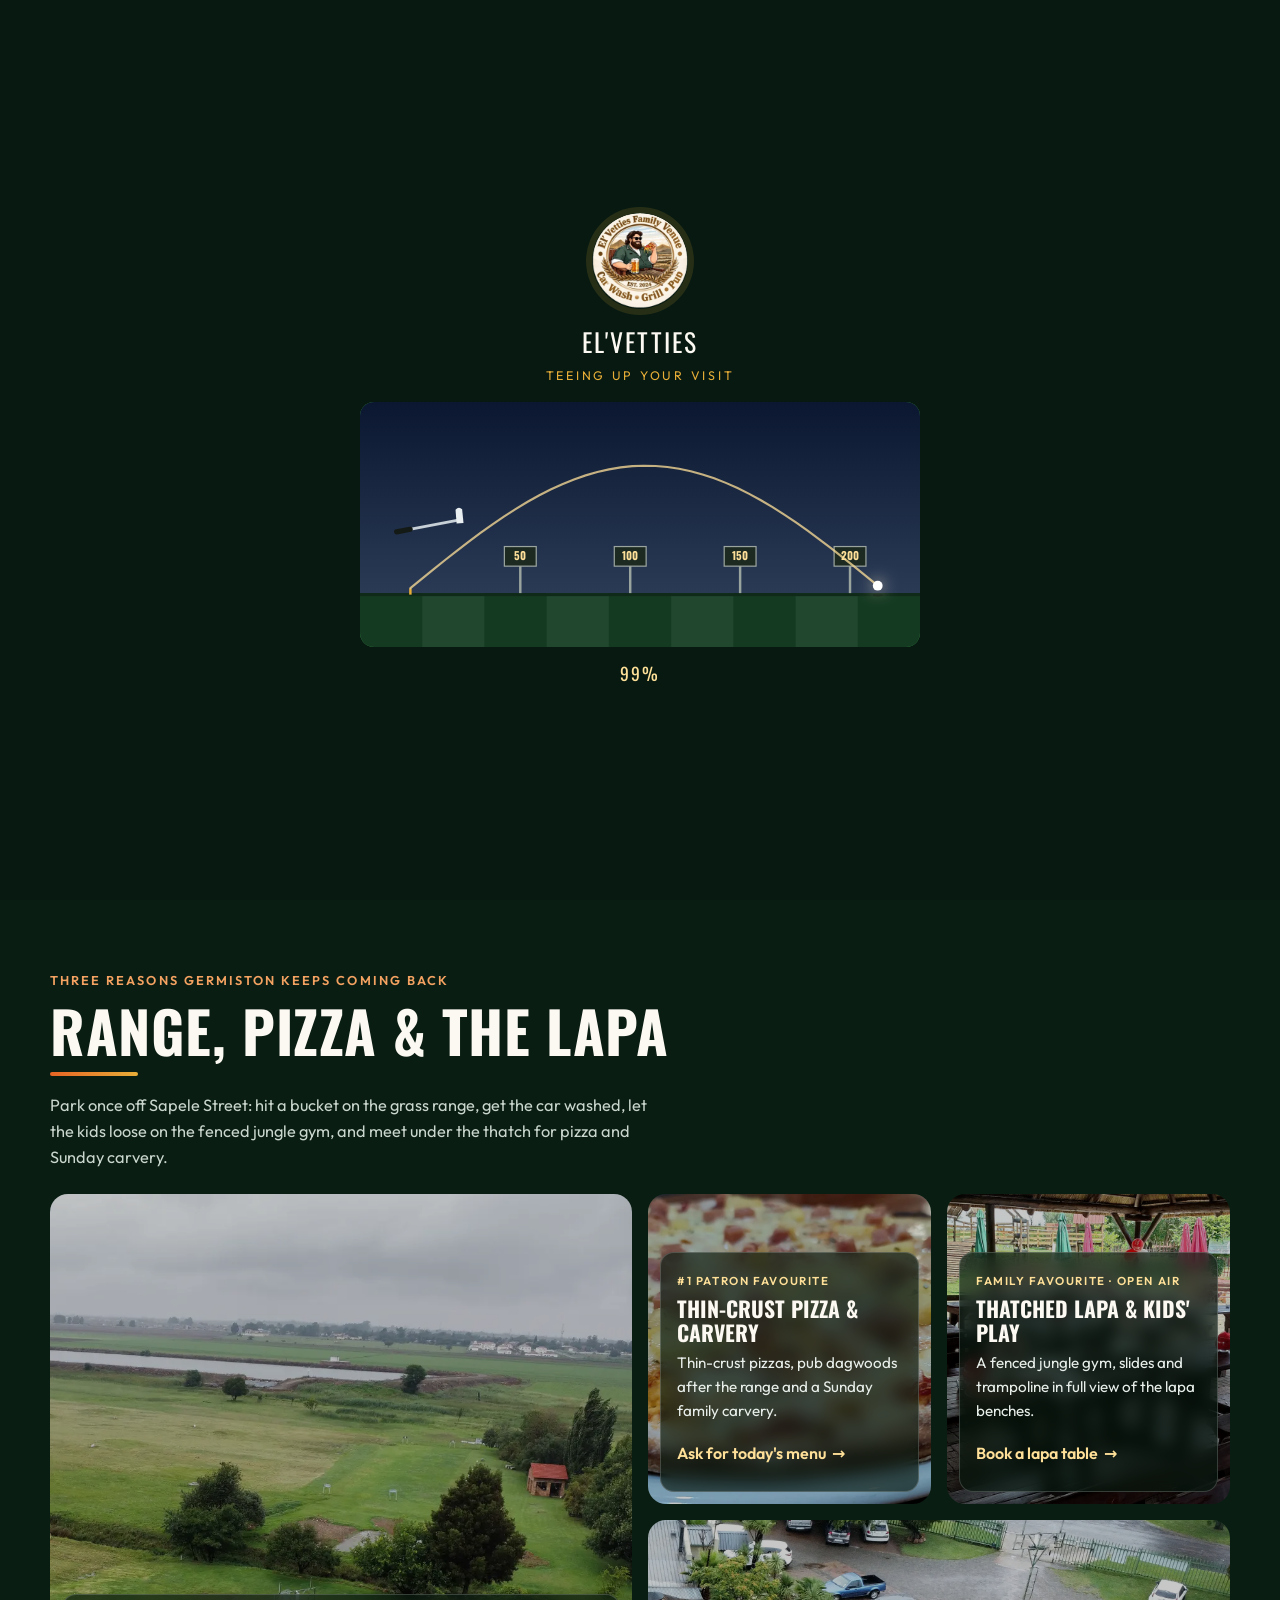
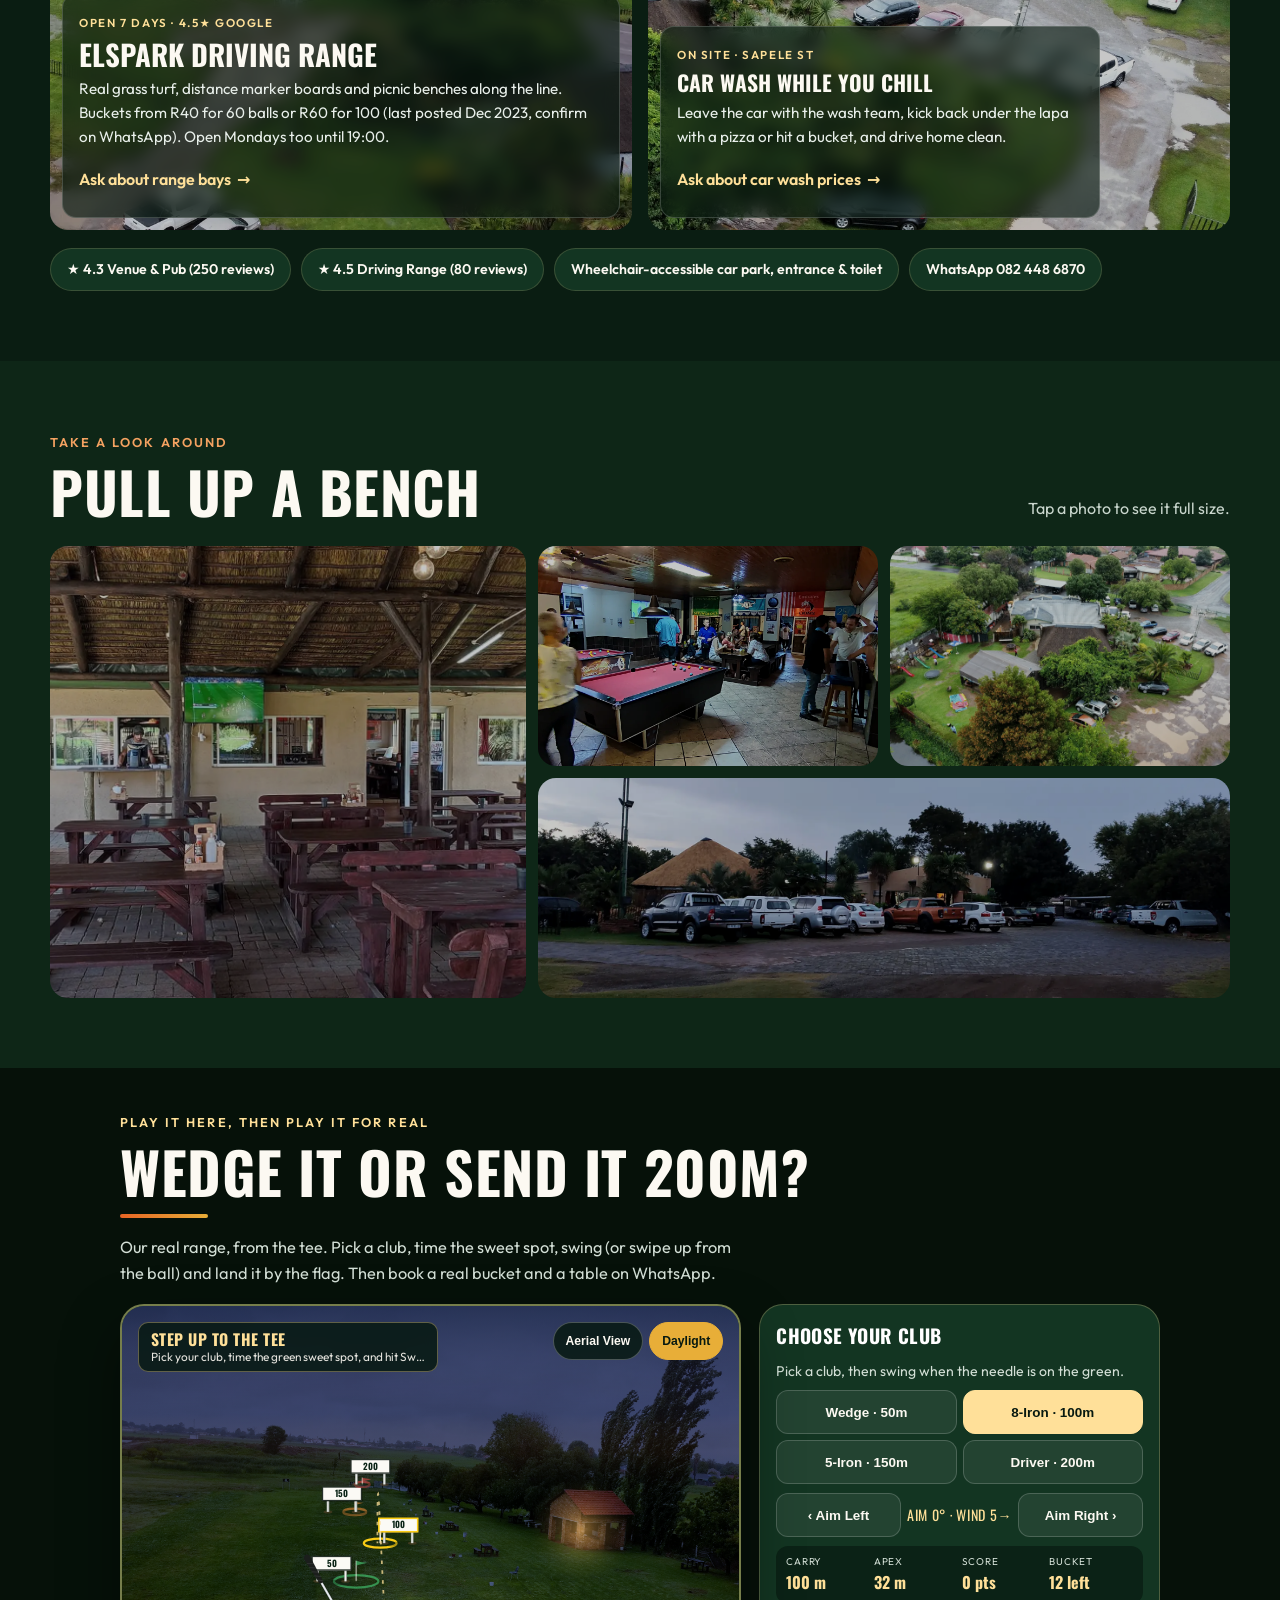
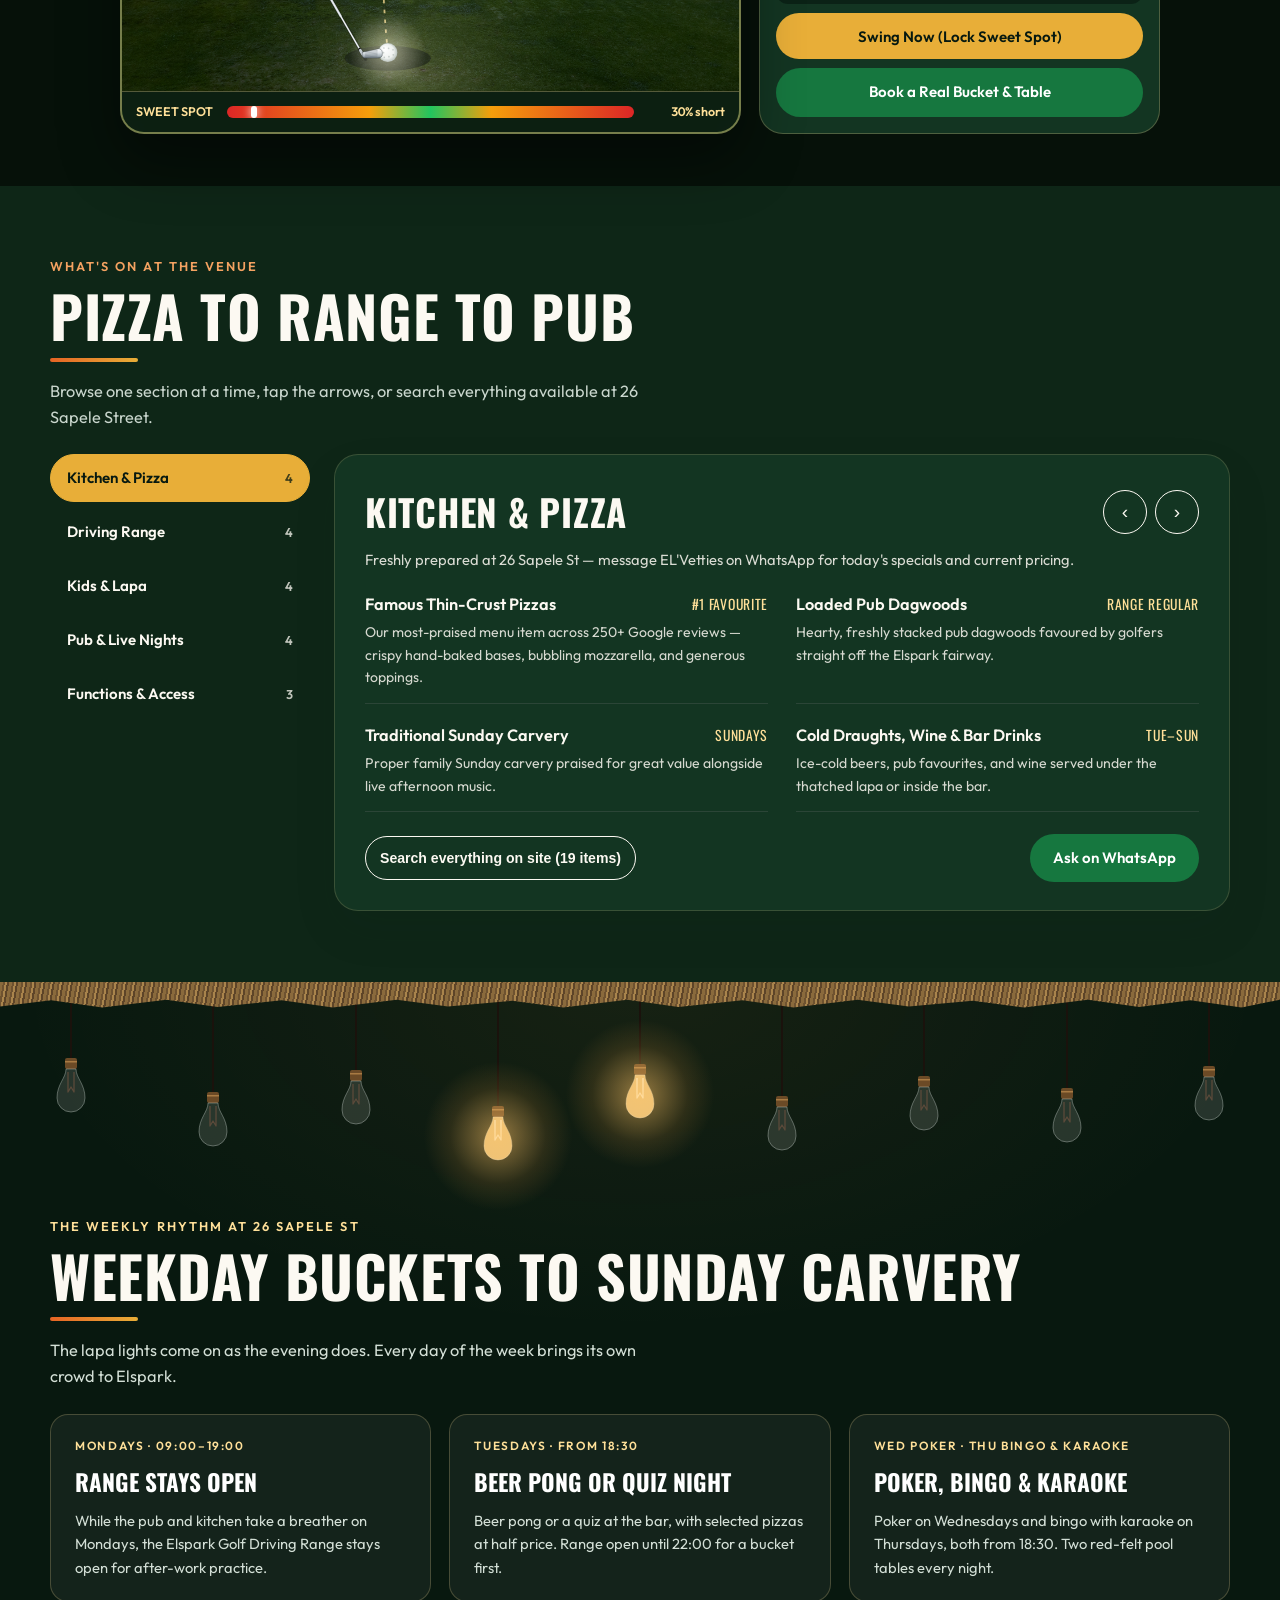
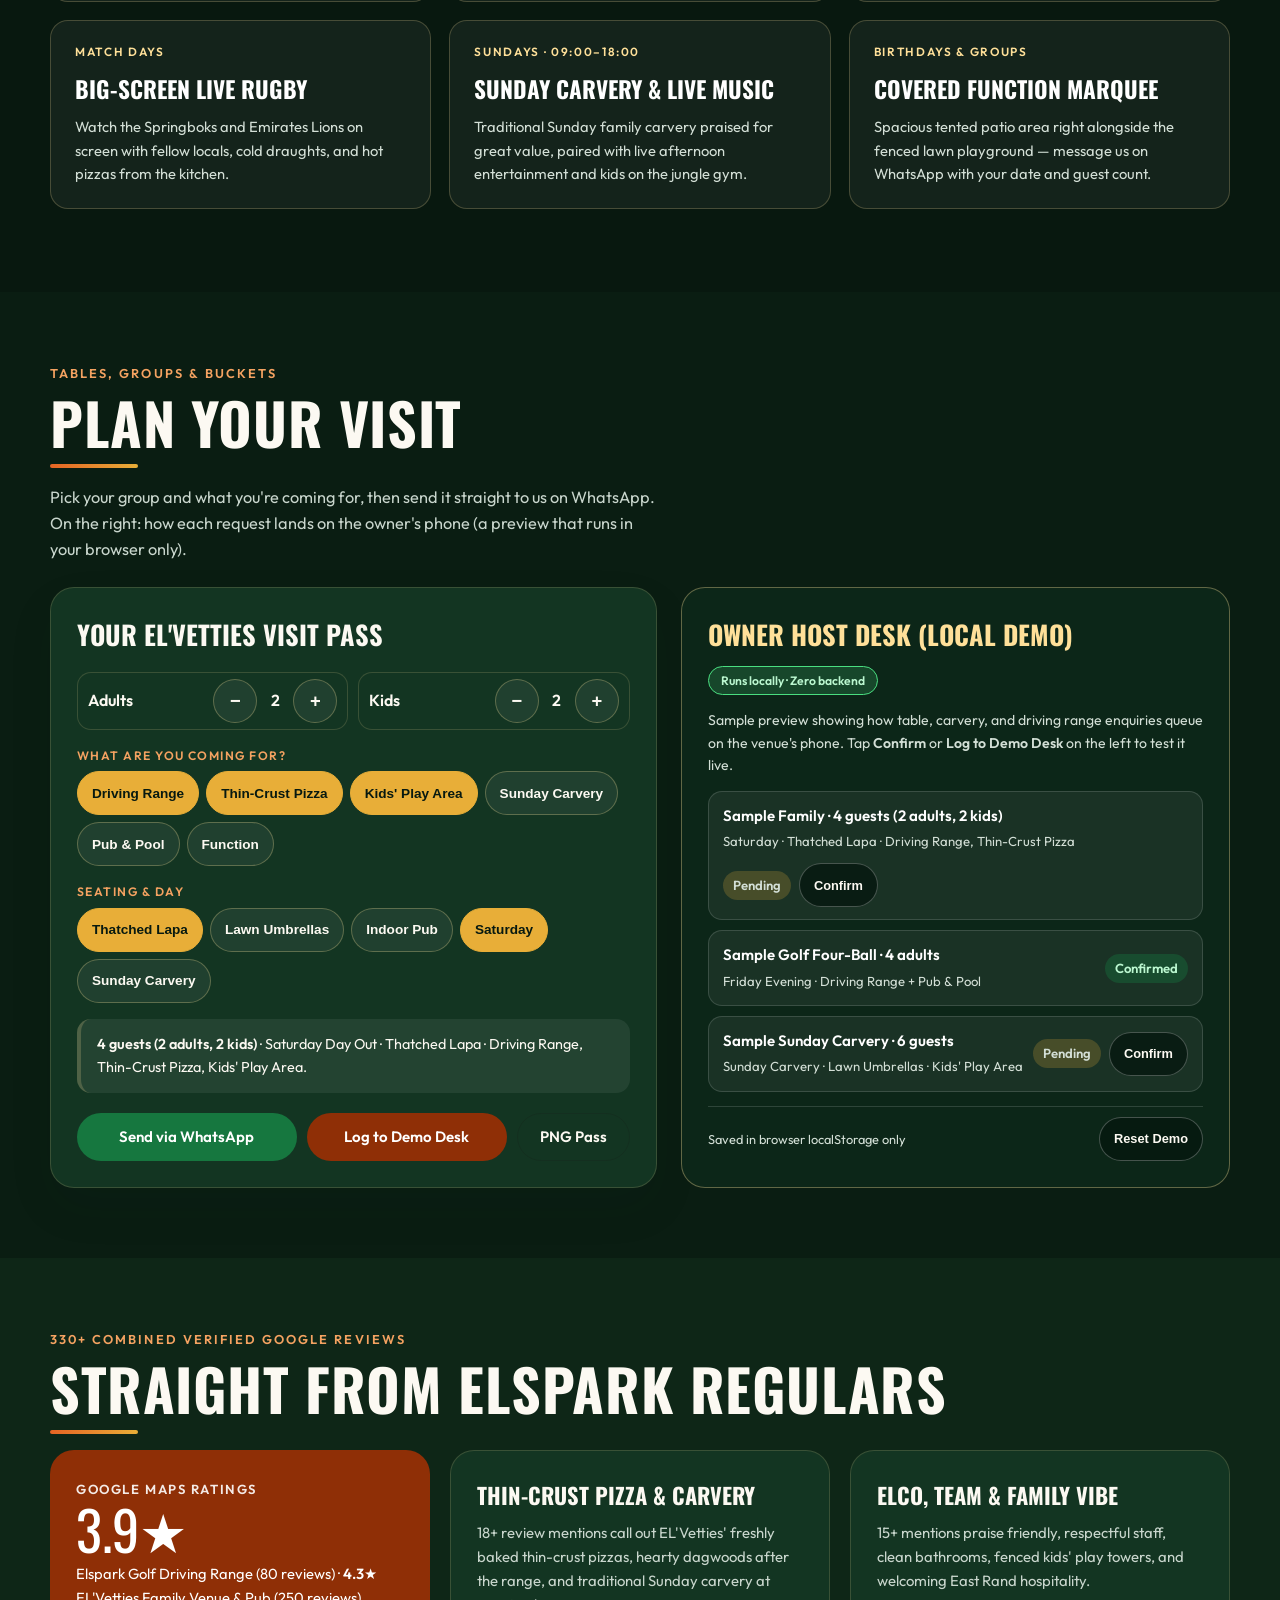
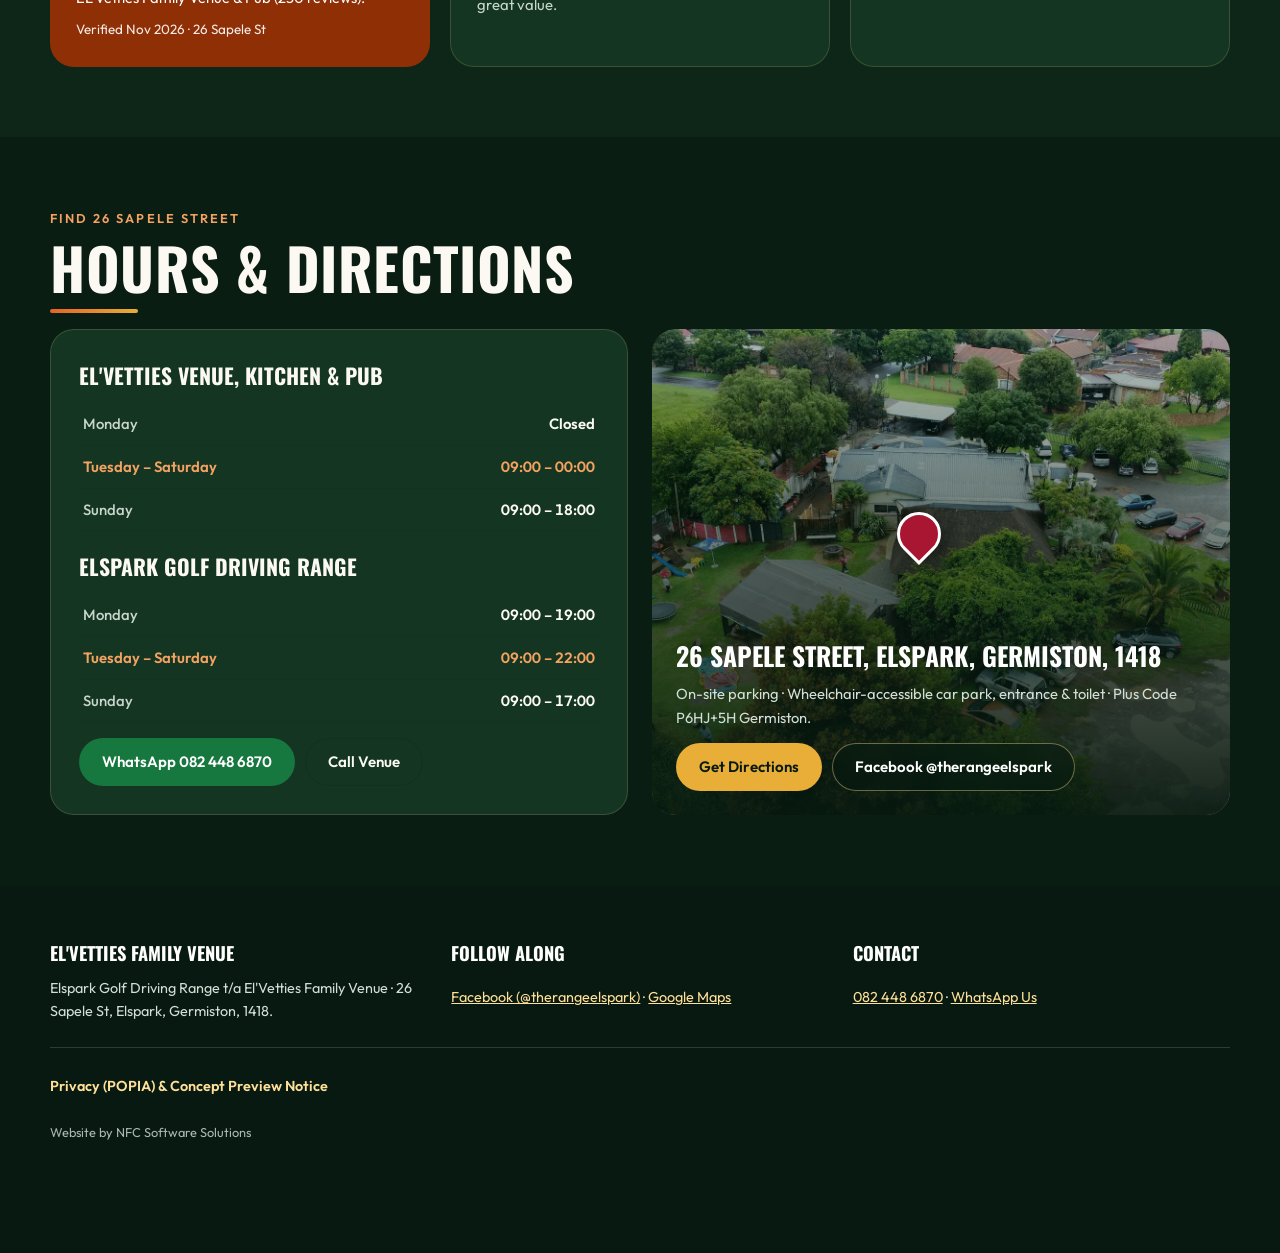
<file: index.html>
<!doctype html>
<html lang="en-ZA" class="no-js">
<head>
  <meta charset="utf-8">
  <meta name="viewport" content="width=device-width,initial-scale=1">
  <title>EL'Vetties Family Venue &amp; Elspark Golf Driving Range | Germiston</title>
  <meta name="description" content="Family venue in Elspark, Germiston: pub, grill and pizza, a grass driving range, a car wash, a thatched lapa and a fenced kids' play area.">
  <meta property="og:title" content="EL'Vetties Family Venue &amp; Elspark Golf Driving Range">
  <meta property="og:description" content="Driving range, lapa, pizza and Sunday carvery at 26 Sapele St, Elspark, Germiston.">
  <meta property="og:image" content="https://hydroforge247-cmd.github.io/el-vetties-demo/img/hero.webp">
  <meta property="og:url" content="https://hydroforge247-cmd.github.io/el-vetties-demo/">
  <meta property="og:type" content="website">
  <meta name="robots" content="noindex,nofollow">
  <link rel="canonical" href="https://hydroforge247-cmd.github.io/el-vetties-demo/">
  <link rel="icon" type="image/svg+xml" href="favicon.svg">
  <link rel="stylesheet" href="css/tokens.css">
  <link rel="stylesheet" href="css/site.css">
  <link rel="stylesheet" href="css/house.css">
  <script type="application/ld+json">{"@context":"https://schema.org","@type":"Restaurant","name":"EL'Vetties Family Venue & Elspark Golf Driving Range","telephone":"+27824486870","sameAs":["https://www.facebook.com/therangeelspark"],"address":{"@type":"PostalAddress","streetAddress":"26 Sapele St, Elspark","addressLocality":"Germiston","postalCode":"1418","addressRegion":"Gauteng","addressCountry":"ZA"}}</script>
  <script src="js/theme-init.js"></script>
</head>
<body>
  <div class="ld" id="ld" role="status" aria-live="polite" aria-label="Loading EL'Vetties">
    <div class="ld-inner">
      <div class="ld-crest" aria-hidden="true"><img src="img/logo-256.webp" alt="" width="256" height="256"></div>
      <p class="ld-name">EL'Vetties</p>
      <p class="ld-tag">Teeing up your visit</p>
      <canvas class="ld-range" aria-hidden="true"></canvas>
      <span class="ld-pct">0%</span>
    </div>
  </div>
  <a class="skip-link" href="#main">Skip to main content</a>
  <div class="progress" aria-hidden="true"></div>

  <header class="top" id="topHeader">
    <div class="wrap top-inner">
      <a class="brand" href="#home" aria-label="EL'Vetties home">
        <span class="brand-crest" aria-hidden="true"><img src="img/logo-256.webp" alt="" width="256" height="256"></span>
        <span class="brand-copy">
          <span class="brand-name">EL'Vetties</span>
          <span class="brand-tag">Elspark Range · Family Venue</span>
        </span>
      </a>
      <nav aria-label="Primary">
        <ul class="nav">
          <li><a href="#signature">Highlights</a></li>
          <li><a href="#reel">Photos</a></li>
          <li><a href="#pit">Range Game</a></li>
          <li><a href="#menu">On Site</a></li>
          <li><a href="#nights">Nights</a></li>
          <li><a href="#book">Visit Pass</a></li>
          <li><a href="#visit">Find Us</a></li>
        </ul>
      </nav>
      <div class="top-actions">
        <button type="button" class="theme-btn" id="themeBtn" aria-pressed="false" aria-label="Switch to night mode">
          <span class="gball" aria-hidden="true"><img src="img/golf-ball.webp" alt="" width="112" height="112"><span class="gball-shade"></span></span>
        </button>
        <button type="button" class="snd" id="sndBtn" aria-pressed="false" aria-label="Toggle Highveld breeze and golf swing sound effects">
          Sound: Off
        </button>
        <a class="btn btn-wa nav-wa" href="https://wa.me/27824486870?text=Hi%20EL'Vetties%2C%20I'd%20like%20to%20book%20a%20table%20or%20driving%20range%20visit!" target="_blank" rel="noopener noreferrer">
          WhatsApp
        </a>
      </div>
    </div>
  </header>

  <main id="main">
    <!-- ── ACT 1: FULL-BLEED CINEMA HERO (165svh Sticky) ──────── -->
    <section class="hero" id="home" aria-labelledby="hero-h1">
      <div class="hero-pin">
        <div class="hero-bg">
          <img src="img/hero.webp" alt="Families relaxing under red and green market umbrellas next to EL'Vetties thatched lapa on a sunny Elspark afternoon">
        </div>
        <div class="hero-scrim" aria-hidden="true"></div>
        <canvas class="hero-balls" id="heroBalls" aria-hidden="true"></canvas>
        <div class="hero-copy">
          <div class="emblem-stamp"><img src="img/logo-256.webp" alt="EL'Vetties Family Venue logo: Car Wash, Grill, Pub, est. 2024" width="256" height="256"></div>
          <span class="status-pill" id="livePill" aria-live="polite">
            <span class="status-dot" aria-hidden="true"></span>
            <span id="liveText">Checking Elspark hours…</span>
          </span>
          <h1 id="hero-h1">Hit the grass. <span>Stay for the lapa.</span></h1>
          <p class="hero-sub">
            Pub, grill and thin-crust pizza, a grass driving range, a car wash and a fenced kids' play area. 26 Sapele Street, Elspark, Germiston.
          </p>
          <div class="hero-ctas">
            <a class="btn btn-wa" href="https://wa.me/27824486870?text=Hi%20EL'Vetties%2C%20we'd%20like%20to%20book%20a%20table%20at%2026%20Sapele%20St!" target="_blank" rel="noopener noreferrer">Book on WhatsApp</a>
            <a class="btn btn-ghost" href="#menu">Explore Everything On Site</a>
          </div>
          <div class="mouse-cue" aria-hidden="true"></div>
        </div>
      </div>
    </section>

    <!-- ── ACT 2: THREE SIGNATURE PILLARS (Braai Wagon #weekend) ─ -->
    <section class="sec-cream pad-y" id="signature" aria-labelledby="sig-h2">
      <div class="wrap">
        <p class="eyebrow">Three Reasons Germiston Keeps Coming Back</p>
        <h2 class="sec-h2 split-h2" id="sig-h2">RANGE, PIZZA &amp; THE LAPA</h2>
        <div class="h2-bar" aria-hidden="true"></div>
        <p class="sec-lead">
          Park once off Sapele Street: hit a bucket on the grass range, get the car washed, let the kids loose on the fenced jungle gym, and meet under the thatch for pizza and Sunday carvery.
        </p>

        <div class="bento">
          <article class="bt bt-range" style="--i:0" data-n="01">
            <img src="img/range-fields.webp" alt="Drone view over the Elspark Golf Driving Range: open grass fields, tree lines and the red-roofed brick shelter, with the venue in the foreground">
            <div class="bt-body">
              <span class="tri-kicker">Open 7 Days · 4.5★ Google</span>
              <h3>Elspark Driving Range</h3>
              <p>Real grass turf, distance marker boards and picnic benches along the line. Buckets from R40 for 60 balls or R60 for 100 (last posted Dec 2023, confirm on WhatsApp). Open Mondays too until 19:00.</p>
              <a class="bt-link" href="https://wa.me/27824486870?text=Hi%20EL'Vetties%2C%20I'd%20like%20to%20enquire%20about%20buckets%20and%20bays%20at%20Elspark%20Driving%20Range!" target="_blank" rel="noopener noreferrer">Ask about range bays <span aria-hidden="true">→</span></a>
            </div>
          </article>

          <article class="bt bt-pizza" style="--i:1" data-n="02">
            <img src="img/pizza.webp" alt="Freshly baked EL'Vetties thin-crust ham and pineapple pizza with melted mozzarella and herbs">
            <div class="bt-body">
              <span class="tri-kicker">#1 Patron Favourite</span>
              <h3>Thin-Crust Pizza &amp; Carvery</h3>
              <p>Thin-crust pizzas, pub dagwoods after the range and a Sunday family carvery.</p>
              <a class="bt-link" href="https://wa.me/27824486870?text=Hi%20EL'Vetties%2C%20please%20share%20today's%20pizza%20and%20carvery%20details!" target="_blank" rel="noopener noreferrer">Ask for today's menu <span aria-hidden="true">→</span></a>
            </div>
          </article>

          <article class="bt bt-lapa" style="--i:2" data-n="03">
            <img src="img/lapa-kids.webp" alt="Dark timber picnic tables under the shaded thatched lapa overlooking the wooden kids jungle gym">
            <div class="bt-body">
              <span class="tri-kicker">Family Favourite · Open Air</span>
              <h3>Thatched Lapa &amp; Kids' Play</h3>
              <p>A fenced jungle gym, slides and trampoline in full view of the lapa benches.</p>
              <a class="bt-link" href="https://wa.me/27824486870?text=Hi%20EL'Vetties%2C%20we'd%20like%20to%20book%20a%20lapa%20table%20near%20the%20kids%20play%20area!" target="_blank" rel="noopener noreferrer">Book a lapa table <span aria-hidden="true">→</span></a>
            </div>
          </article>

          <article class="bt bt-wash" style="--i:3" data-n="04">
            <img src="img/carwash-bay.webp" alt="Cars lined up on the wet paving of the Sapele Street car park, seen from the air" loading="lazy">
            <div class="bt-body">
              <span class="tri-kicker">On Site · Sapele St</span>
              <h3>Car Wash While You Chill</h3>
              <p>Leave the car with the wash team, kick back under the lapa with a pizza or hit a bucket, and drive home clean.</p>
              <a class="bt-link" href="https://wa.me/27824486870?text=Hi%20EL'Vetties%2C%20what%20are%20your%20car%20wash%20prices%20and%20hours%3F" target="_blank" rel="noopener noreferrer">Ask about car wash prices <span aria-hidden="true">→</span></a>
            </div>
          </article>
        </div>

        <div class="chip-strip">
          <span class="info-chip">★ 4.3 Venue &amp; Pub (250 reviews)</span>
          <span class="info-chip">★ 4.5 Driving Range (80 reviews)</span>
          <span class="info-chip">Wheelchair-accessible car park, entrance &amp; toilet</span>
          <span class="info-chip">WhatsApp 082 448 6870</span>
        </div>
      </div>
    </section>

    <!-- ── ACT 3: 380svh 3D CYLINDRICAL PHOTO REEL (Braai Wagon #lapa) -->
    <section class="sec-paper pad-y" id="reel" aria-labelledby="reel-h2">
      <div class="wrap">
        <div class="head-row">
          <div>
            <p class="eyebrow">Take a look around</p>
            <h2 class="sec-h2" id="reel-h2">PULL UP A BENCH</h2>
          </div>
          <p class="head-side">Tap a photo to see it full size.</p>
        </div>
        <div class="gal">
          <button type="button" class="gal-tile gal-a" data-lb-title="The Covered Patio" data-lb-desc="Timber tables under the thatch-and-pole patio, with the bar hatch and a big screen for match days.">
            <img src="img/patio.webp" alt="Covered patio with rows of timber tables under a pole-and-thatch roof, the bar hatch and a TV on the back wall" loading="lazy">
          </button>
          <button type="button" class="gal-tile gal-b" data-lb-title="Indoor Pub &amp; Pool Room" data-lb-desc="Two red-felt pool tables, big-screen rugby, Springboks and Emirates Lions banners, karaoke and live music.">
            <img src="img/pub.webp" alt="EL'Vetties indoor pub with two red-felt pool tables and rugby banners" loading="lazy">
          </button>
          <button type="button" class="gal-tile gal-c" data-lb-title="From Above: Sapele Street" data-lb-desc="The fenced play area, covered function marquee, thatched lapa, main pub and on-site parking.">
            <img src="img/aerial.webp" alt="Aerial drone view of the Sapele Street venue showing play area, lapa and parking" loading="lazy">
          </button>
          <button type="button" class="gal-tile gal-d" data-lb-title="After Dusk" data-lb-desc="The thatch lit up and a full car park. Open Tuesday to Saturday until midnight.">
            <img src="img/dusk.webp" alt="EL'Vetties lit thatched lapa and venue exterior at dusk" loading="lazy">
          </button>
        </div>
      </div>
    </section>

    <!-- ── ACT 4: PLAYABLE THREE.JS WEBGL 3D DRIVING RANGE GAME (#pit) -->
    <section class="sec-dark pad-y" id="pit" aria-labelledby="pit-h2">
      <div class="wrap">
        <p class="eyebrow">Play it here, then play it for real</p>
        <h2 class="sec-h2 split-h2" id="pit-h2">WEDGE IT OR SEND IT 200M?</h2>
        <div class="h2-bar" aria-hidden="true"></div>
        <p class="sec-lead">
          Our real range, from the tee. Pick a club, time the sweet spot, swing (or swipe up from the ball) and land it by the flag. Then book a real bucket and a table on WhatsApp.
        </p>

        <div class="pit-grid">
          <div class="stage-box">
            <canvas id="pitCanvas" width="760" height="430" role="img" aria-label="Driving range game drawn over a photo of the Elspark Golf Driving Range: a club swings at the ball on the tee and the shot flies toward flags at 50, 100, 150 and 200 metres"></canvas>
            <button type="button" class="tee-pad" id="teePad" aria-label="Swing: swipe up from the ball, or press Enter"></button>
            <div class="stage-overlay">
              <div class="stage-callout" aria-live="polite">
                <strong id="stageTitle">STEP UP TO THE TEE</strong>
                <span id="stageSub">Pick your club, time the green sweet spot, and hit Swing (or swipe up on the fairway).</span>
              </div>
              <div class="mode-pills">
                <button type="button" class="mini-pill" id="camBtn" aria-pressed="false">Aerial View</button>
                <button type="button" class="mini-pill" id="duskBtn" aria-pressed="false">Dusk Lights</button>
              </div>
            </div>
            <div class="power-bar-wrap" aria-hidden="true">
              <span class="power-label">SWEET SPOT</span>
              <div class="power-track"><div class="power-needle" id="powerNeedle"></div></div>
              <span class="power-label" id="powerPct">0% short</span>
            </div>
          </div>

          <div class="pit-panel">
            

            <h3 id="panelTitle">CHOOSE YOUR CLUB</h3>
            <p id="panelDesc">Pick a club, then swing when the needle is on the green.</p>

            <div class="club-row" role="group" aria-label="Select golf club">
              <button type="button" class="club-opt" data-club="0" aria-pressed="false">Wedge · 50m</button>
              <button type="button" class="club-opt" data-club="1" aria-pressed="true">8-Iron · 100m</button>
              <button type="button" class="club-opt" data-club="2" aria-pressed="false">5-Iron · 150m</button>
              <button type="button" class="club-opt" data-club="3" aria-pressed="false">Driver · 200m</button>
            </div>

            <div class="aim-row" role="group" aria-label="Aim left or right against Highveld wind">
              <button type="button" class="club-opt" id="aimLeftBtn" aria-label="Aim left">‹ Aim Left</button>
              <span class="aim-readout" id="aimReadout">AIM 0° · WIND →</span>
              <button type="button" class="club-opt" id="aimRightBtn" aria-label="Aim right">Aim Right ›</button>
            </div>

            <div class="tel-grid" aria-live="polite">
              <div><span>Carry</span><strong id="telCarry">100 m</strong></div>
              <div><span>Apex</span><strong id="telApex">32 m</strong></div>
              <div><span>Score</span><strong id="telScore">0 pts</strong></div>
              <div><span>Bucket</span><strong id="telBucket">12 left</strong></div>
            </div>

            

            <button type="button" class="btn btn-gold" id="swingBtn" style="width:100%">Swing Now (Lock Sweet Spot)</button>
            <a class="btn btn-wa" id="pitWaCta" href="https://wa.me/27824486870?text=Hi%20EL'Vetties%2C%20I%20just%20played%20the%203D%20range%20and%20want%20to%20book%20a%20real%20bucket%20and%20pizza%20table!" target="_blank" rel="noopener noreferrer" style="width:100%">Book a Real Bucket &amp; Table</a>
          </div>
        </div>
      </div>
    </section>

    <!-- ── ACT 5: SEARCHABLE VENUE & KITCHEN BOARD (Braai Wagon #menu) -->
    <section class="sec-paper pad-y" id="menu" aria-labelledby="menu-h2">
      <div class="wrap">
        <p class="eyebrow">What's on at the venue</p>
        <h2 class="sec-h2 split-h2" id="menu-h2">PIZZA TO RANGE TO PUB</h2>
        <div class="h2-bar" aria-hidden="true"></div>
        <p class="sec-lead">
          Browse one section at a time, tap the arrows, or search everything available at 26 Sapele Street.
        </p>

        <div class="menu-shell">
          <div class="cat-rail" role="tablist" aria-label="On-site categories" id="catRail"></div>
          <div class="menu-panel featured" id="menuPanel" role="tabpanel" aria-live="polite">
            <div class="mp-head">
              <h3 id="mpTitle">KITCHEN &amp; PIZZA</h3>
              <div class="mp-arrows">
                <button type="button" class="arrow-btn" id="prevCat" aria-label="Previous category">‹</button>
                <button type="button" class="arrow-btn" id="nextCat" aria-label="Next category">›</button>
              </div>
            </div>
            <p class="mp-sub" id="mpSub">Freshly prepared at 26 Sapele St — message EL'Vetties on WhatsApp for today's specials and current pricing.</p>
            <ul class="mp-items" id="mpItems"></ul>
            <div class="mp-foot">
              <button type="button" class="search-trigger" id="openSearch">Search everything on site (19 items)</button>
              <a class="btn btn-wa" href="https://wa.me/27824486870?text=Hi%20EL'Vetties%2C%20please%20could%20you%20send%20me%20today's%20menu%20and%20bucket%20prices?" target="_blank" rel="noopener noreferrer">Ask on WhatsApp</a>
            </div>
          </div>
        </div>
      </div>
    </section>

    <!-- ── ACT 6: 24-BULB SCROLL-IGNITED LAPA NIGHTS (Braai Wagon #nights) -->
    <section class="nights-sec" id="nights" aria-labelledby="nights-h2">
      <div class="lapa-lights" id="lapaLights" aria-hidden="true"></div>
      <div class="wrap">
        <p class="eyebrow" style="color:var(--gold-lt)">The Weekly Rhythm at 26 Sapele St</p>
        <h2 class="sec-h2 split-h2" id="nights-h2">WEEKDAY BUCKETS TO SUNDAY CARVERY</h2>
        <div class="h2-bar" aria-hidden="true"></div>
        <p class="sec-lead">
          The lapa lights come on as the evening does. Every day of the week brings its own crowd to Elspark.
        </p>

        <div class="nights-grid">
          <article class="night-card">
            <span class="night-kicker">Mondays · 09:00–19:00</span>
            <h3>Range Stays Open</h3>
            <p>While the pub and kitchen take a breather on Mondays, the Elspark Golf Driving Range stays open for after-work practice.</p>
          </article>
          <article class="night-card">
            <span class="night-kicker">Tuesdays · from 18:30</span>
            <h3>Beer Pong or Quiz Night</h3>
            <p>Beer pong or a quiz at the bar, with selected pizzas at half price. Range open until 22:00 for a bucket first.</p>
          </article>
          <article class="night-card">
            <span class="night-kicker">Wed Poker · Thu Bingo &amp; Karaoke</span>
            <h3>Poker, Bingo &amp; Karaoke</h3>
            <p>Poker on Wednesdays and bingo with karaoke on Thursdays, both from 18:30. Two red-felt pool tables every night.</p>
          </article>
          <article class="night-card">
            <span class="night-kicker">Match Days</span>
            <h3>Big-Screen Live Rugby</h3>
            <p>Watch the Springboks and Emirates Lions on screen with fellow locals, cold draughts, and hot pizzas from the kitchen.</p>
          </article>
          <article class="night-card">
            <span class="night-kicker">Sundays · 09:00–18:00</span>
            <h3>Sunday Carvery &amp; Live Music</h3>
            <p>Traditional Sunday family carvery praised for great value, paired with live afternoon entertainment and kids on the jungle gym.</p>
          </article>
          <article class="night-card">
            <span class="night-kicker">Birthdays &amp; Groups</span>
            <h3>Covered Function Marquee</h3>
            <p>Spacious tented patio area right alongside the fenced lawn playground — message us on WhatsApp with your date and guest count.</p>
          </article>
        </div>
      </div>
    </section>

    <!-- ── ACT 7: VISIT PASS + ZERO-BACKEND HOST DESK DEMO (YODA Pattern) -->
    <section class="sec-cream pad-y" id="book" aria-labelledby="book-h2">
      <div class="wrap">
        <p class="eyebrow">Tables, groups &amp; buckets</p>
        <h2 class="sec-h2 split-h2" id="book-h2">PLAN YOUR VISIT</h2>
        <div class="h2-bar" aria-hidden="true"></div>
        <p class="sec-lead">
          Pick your group and what you're coming for, then send it straight to us on WhatsApp.<span class="desk-only"> On the right: how each request lands on the owner's phone (a preview that runs in your browser only).</span>
        </p>

        <div class="book-grid">
          <div class="book-card">
            <h3>Your EL'Vetties Visit Pass</h3>
            <div class="cnt-grid">
              <div class="cnt-box">
                <strong>Adults</strong>
                <div style="display:flex;align-items:center;gap:8px">
                  <button type="button" class="cnt-btn" data-cnt="adults" data-d="-1" aria-label="Decrease adults">−</button>
                  <strong id="vAdults" style="min-width:20px;text-align:center">2</strong>
                  <button type="button" class="cnt-btn" data-cnt="adults" data-d="1" aria-label="Increase adults">+</button>
                </div>
              </div>
              <div class="cnt-box">
                <strong>Kids</strong>
                <div style="display:flex;align-items:center;gap:8px">
                  <button type="button" class="cnt-btn" data-cnt="kids" data-d="-1" aria-label="Decrease kids">−</button>
                  <strong id="vKids" style="min-width:20px;text-align:center">2</strong>
                  <button type="button" class="cnt-btn" data-cnt="kids" data-d="1" aria-label="Increase kids">+</button>
                </div>
              </div>
            </div>

            <div>
              <span class="f-lbl">What are you coming for?</span>
              <div class="pill-row" id="actRow">
                <button type="button" class="p-opt" data-act="Driving Range" aria-pressed="true">Driving Range</button>
                <button type="button" class="p-opt" data-act="Thin-Crust Pizza" aria-pressed="true">Thin-Crust Pizza</button>
                <button type="button" class="p-opt" data-act="Kids' Play Area" aria-pressed="true">Kids' Play Area</button>
                <button type="button" class="p-opt" data-act="Sunday Carvery" aria-pressed="false">Sunday Carvery</button>
                <button type="button" class="p-opt" data-act="Pub & Pool" aria-pressed="false">Pub &amp; Pool</button>
                <button type="button" class="p-opt" data-act="Birthday / Marquee" aria-pressed="false">Function</button>
              </div>
            </div>

            <div>
              <span class="f-lbl">Seating &amp; Day</span>
              <div class="pill-row" id="seatRow">
                <button type="button" class="p-opt" data-seat="Thatched Lapa" aria-pressed="true">Thatched Lapa</button>
                <button type="button" class="p-opt" data-seat="Lawn Umbrellas" aria-pressed="false">Lawn Umbrellas</button>
                <button type="button" class="p-opt" data-seat="Indoor Pub" aria-pressed="false">Indoor Pub</button>
                <button type="button" class="p-opt" data-when="Saturday Day Out" aria-pressed="true">Saturday</button>
                <button type="button" class="p-opt" data-when="Sunday Carvery" aria-pressed="false">Sunday Carvery</button>
              </div>
            </div>

            <div class="pass-box" id="passSummary" aria-live="polite"></div>

            <div style="display:flex;flex-wrap:wrap;gap:10px;margin-top:auto">
              <a class="btn btn-wa" id="waPassLink" href="https://wa.me/27824486870" target="_blank" rel="noopener noreferrer" style="flex:1 1 180px">Send via WhatsApp</a>
              <button type="button" class="btn btn-ember" id="addToDeskBtn" style="flex:1 1 160px">Log to Demo Desk</button>
              <button type="button" class="btn btn-ghost-dark" id="pngBtn">PNG Pass</button>
            </div>
          </div>

          <div class="desk-card">
            <div class="desk-head">
              <h3>Owner Host Desk (Local Demo)</h3>
              <span class="desk-badge">Runs locally · Zero backend</span>
            </div>
            <p style="margin:0;font-size:0.88rem;color:var(--light-soft)">
              Sample preview showing how table, carvery, and driving range enquiries queue on the venue's phone. Tap <strong>Confirm</strong> or <strong>Log to Demo Desk</strong> on the left to test it live.
            </p>
            <ul class="desk-list" id="deskList" aria-live="polite"></ul>
            <div style="display:flex;justify-content:space-between;align-items:center;flex-wrap:wrap;gap:10px;margin-top:auto;padding-top:10px;border-top:1px solid rgba(255,255,255,0.14)">
              <span style="font-size:0.8rem;color:var(--light-soft)">Saved in browser localStorage only</span>
              <button type="button" class="mini-pill" id="resetDeskBtn">Reset Demo</button>
            </div>
          </div>
        </div>
      </div>
    </section>

    <!-- ── ACT 8: COUNT-UP VERIFIED RATINGS + HOURS & DIRECTIONS ─ -->
    <section class="sec-paper pad-y" id="reviews" aria-labelledby="rev-h2">
      <div class="wrap">
        <p class="eyebrow">330+ Combined Verified Google Reviews</p>
        <h2 class="sec-h2 split-h2" id="rev-h2">STRAIGHT FROM ELSPARK REGULARS</h2>
        <div class="h2-bar" aria-hidden="true"></div>

        <div class="rv-grid">
          <div class="score-card">
            <div>
              <span style="font-size:0.82rem;font-weight:700;letter-spacing:0.12em;text-transform:uppercase;opacity:0.9">Google Maps Ratings</span>
              <div class="score-big"><span data-countup="4.5" data-decimals="1" data-suffix="★">4.5★</span></div>
              <p style="margin:6px 0 0;font-size:0.92rem">Elspark Golf Driving Range (80 reviews) · <strong>4.3★</strong> EL'Vetties Family Venue &amp; Pub (250 reviews).</p>
            </div>
            <span style="font-size:0.84rem;opacity:0.9">Verified Nov 2026 · 26 Sapele St</span>
          </div>

          <article class="rv-card">
            <h3>Thin-Crust Pizza &amp; Carvery</h3>
            <p>18+ review mentions call out EL'Vetties' freshly baked thin-crust pizzas, hearty dagwoods after the range, and traditional Sunday carvery at great value.</p>
          </article>

          <article class="rv-card">
            <h3>Elco, Team &amp; Family Vibe</h3>
            <p>15+ mentions praise friendly, respectful staff, clean bathrooms, fenced kids' play towers, and welcoming East Rand hospitality.</p>
          </article>
        </div>
      </div>
    </section>

    <section class="sec-cream pad-y" id="visit" aria-labelledby="visit-h2">
      <div class="wrap">
        <p class="eyebrow">Find 26 Sapele Street</p>
        <h2 class="sec-h2 split-h2" id="visit-h2">HOURS &amp; DIRECTIONS</h2>
        <div class="h2-bar" aria-hidden="true"></div>

        <div class="visit-grid">
          <div class="info-card">
            <h3 style="margin:0 0 10px;font-family:var(--head);font-size:1.35rem;text-transform:uppercase">EL'Vetties Venue, Kitchen &amp; Pub</h3>
            <table class="h-table" id="venueHoursTbl">
              <tbody>
                <tr data-days="1"><th scope="row">Monday</th><td>Closed</td></tr>
                <tr data-days="2,3,4,5,6"><th scope="row">Tuesday – Saturday</th><td>09:00 – 00:00</td></tr>
                <tr data-days="0"><th scope="row">Sunday</th><td>09:00 – 18:00</td></tr>
              </tbody>
            </table>

            <h3 style="margin:18px 0 10px;font-family:var(--head);font-size:1.35rem;text-transform:uppercase">Elspark Golf Driving Range</h3>
            <table class="h-table" id="rangeHoursTbl">
              <tbody>
                <tr data-days="1"><th scope="row">Monday</th><td>09:00 – 19:00</td></tr>
                <tr data-days="2,3,4,5,6"><th scope="row">Tuesday – Saturday</th><td>09:00 – 22:00</td></tr>
                <tr data-days="0"><th scope="row">Sunday</th><td>09:00 – 17:00</td></tr>
              </tbody>
            </table>

            <div style="display:flex;flex-wrap:wrap;gap:10px;margin-top:16px">
              <a class="btn btn-wa" href="https://wa.me/27824486870?text=Hi%20EL'Vetties%2C%20I'd%20like%20to%20enquire%20about%20visiting%20today!" target="_blank" rel="noopener noreferrer">WhatsApp 082 448 6870</a>
              <a class="btn btn-ghost-dark" href="tel:+27824486870">Call Venue</a>
            </div>
          </div>

          <div class="map-card">
            <img src="img/aerial.webp" alt="Real aerial photo of EL'Vetties Family Venue and Elspark Golf Driving Range at 26 Sapele St">
            <div class="map-scrim" aria-hidden="true"></div>
            <div class="map-pin-drop" aria-hidden="true"></div>
            <div class="map-content">
              <h3>26 Sapele Street, Elspark, Germiston, 1418</h3>
              <p>On-site parking · Wheelchair-accessible car park, entrance &amp; toilet · Plus Code P6HJ+5H Germiston.</p>
              <div style="display:flex;flex-wrap:wrap;gap:10px">
                <a class="btn btn-gold" href="https://maps.google.com/?q=26+Sapele+St,+Elspark,+Germiston,+1418" target="_blank" rel="noopener noreferrer">Get Directions</a>
                <a class="btn btn-ghost" href="https://www.facebook.com/therangeelspark" target="_blank" rel="noopener noreferrer">Facebook @therangeelspark</a>
              </div>
            </div>
          </div>
        </div>
      </div>
    </section>
  </main>

  <footer class="foot">
    <div class="wrap">
      <div class="foot-grid">
        <div>
          <h3>EL'Vetties Family Venue</h3>
          <p style="margin:0">Elspark Golf Driving Range t/a El'Vetties Family Venue · 26 Sapele St, Elspark, Germiston, 1418.</p>
        </div>
        <div>
          <h3>Follow Along</h3>
          <p style="margin:0"><a href="https://www.facebook.com/therangeelspark" target="_blank" rel="noopener noreferrer">Facebook (@therangeelspark)</a> · <a href="https://maps.google.com/?q=26+Sapele+St,+Elspark,+Germiston,+1418" target="_blank" rel="noopener noreferrer">Google Maps</a></p>
        </div>
        <div>
          <h3>Contact</h3>
          <p style="margin:0"><a href="tel:+27824486870">082 448 6870</a> · <a href="https://wa.me/27824486870" target="_blank" rel="noopener noreferrer">WhatsApp Us</a></p>
        </div>
      </div>

      <details class="popia">
        <summary>Privacy (POPIA) &amp; Concept Preview Notice</summary>
        <p style="margin:10px 0 0;max-width:74ch">
          Private concept preview crafted by NFC Software Solutions using verified public details from EL'Vetties' Google Maps listings. The Host Desk Demo runs 100% locally in your browser (localStorage) — no personal data is transmitted anywhere. The venue, lapa, pizza, pub and driving-range photographs come from EL'Vetties' public Google Maps and Facebook pages for this private preview only, and will be confirmed or replaced with owner-supplied photos before launch.
        </p>
      </details>
      <p class="nfc-credit">Website by NFC Software Solutions</p>
    </div>
  </footer>

  <!-- Lightbox Modal for 3D Reel Photos -->
  <dialog class="modal" id="lightboxModal" aria-labelledby="lbTitle">
    <div class="modal-head">
      <h3 id="lbTitle">Venue Photo</h3>
      <button type="button" class="close-btn" id="closeLb" aria-label="Close photo">×</button>
    </div>
    <div class="modal-body">
      <img id="lbImg" src="img/hero.webp" alt="" style="width:100%;border-radius:14px;margin-bottom:12px">
      <p id="lbDesc" style="margin:0;color:var(--muted)"></p>
    </div>
  </dialog>

  <!-- Live Search Modal for On-Site Board -->
  <dialog class="modal" id="searchModal" aria-labelledby="searchTitle">
    <div class="modal-head">
      <h3 id="searchTitle">Search Everything at EL'Vetties</h3>
      <button type="button" class="close-btn" id="closeSearch" aria-label="Close search">×</button>
    </div>
    <div class="modal-body">
      <label for="searchBox" class="skip-link">Search offerings</label>
      <input id="searchBox" class="search-input" type="search" placeholder="Try: pizza, carvery, Monday, pool, kids, wheelchair…">
      <ul class="mp-items" id="searchResults" style="grid-template-columns:1fr"></ul>
    </div>
  </dialog>

  <!-- Sticky Mobile Conversion Bar (strictly after hero) -->
  <div class="mbar" id="mbar" aria-label="Mobile quick contact">
    <a class="btn btn-wa" href="https://wa.me/27824486870?text=Hi%20EL'Vetties%2C%20we'd%20like%20to%20book%20a%20visit%20at%2026%20Sapele%20St!" target="_blank" rel="noopener noreferrer">Book on WhatsApp</a>
    <a class="call-sq" href="tel:+27824486870" aria-label="Call EL'Vetties 082 448 6870">Call</a>
  </div>

  <script src="js/site.js" defer></script>
  <script src="js/range-game.js" defer></script>
  <script src="js/hero-balls.js" defer></script>
  <script src="js/lapa-lights.js" defer></script>
  <script src="js/house.js" defer></script>
</body>
</html>
</file>
<file: css/tokens.css>
/* EL'Vetties v5 — House Craft Standard v5.0 Tokens (Braai Wagon + YODA + Highveld Estate) */
@font-face {
  font-family: 'Oswald';
  src: url('../fonts/Oswald-latin.woff2') format('woff2');
  font-weight: 200 700;
  font-style: normal;
  font-display: swap;
}
@font-face {
  font-family: 'Fraunces';
  src: url('../fonts/Fraunces-latin.woff2') format('woff2');
  font-weight: 400 800;
  font-style: normal;
  font-display: swap;
}
@font-face {
  font-family: 'Outfit';
  src: url('../fonts/Outfit-latin.woff2') format('woff2');
  font-weight: 300 800;
  font-style: normal;
  font-display: swap;
}

:root {
  /* Core Highveld Palette — Turf Emerald, Sunlit Cream, Thatch Gold & Umbrella Berry */
  --forest: #0C2618;       /* Primary rich dark ground (#reel, #pit, #nights, solid header) */
  --forest-deep: #071910;  /* Hero base & footer */
  --forest-card: #133522;  /* Elevated dark cards */
  --cream: #FBF6EC;        /* Primary daylight ground */
  --paper: #F2E9D8;        /* Secondary warm paper ground */
  --white: #FFFFFF;

  --ink: #17201A;          /* Primary dark ink on cream/white */
  --muted: #3E4B43;        /* AA-safe muted ink on translucent cream/paper (>= 5.9:1) */
  --light: #FCF9F2;        /* Primary ink on dark */
  --light-soft: #D3DFD6;   /* Secondary ink on dark (>= 11:1) */

  --gold: #E8AE38;         /* Warm thatch gold accent on dark */
  --gold-lt: #FFE099;      /* Soft highlight on dark */
  --ember: #8F2F06;        /* AA-safe warm ember on translucent cream/paper (>= 5.6:1) */
  --ember-bright: #E66424; /* Vibrant ember on dark */
  --berry: #A81632;        /* Umbrella crimson accent */
  --wa: #16773F;           /* WhatsApp green conversion CTA */
  --wa-hover: #0F6132;

  --head: 'Oswald', 'Arial Narrow', Impact, sans-serif;
  --serif: 'Fraunces', Georgia, serif;
  --body: 'Outfit', system-ui, -apple-system, sans-serif;

  --r: 18px;
  --r-lg: 24px;
  --wrap: 1180px;
  --pad: clamp(18px, 4.5vw, 40px);
}
</file>
<file: css/site.css>
*, *::before, *::after { box-sizing: border-box; }
html { scroll-behavior: smooth; }
section[id] { scroll-margin-top: 84px; }
@media (prefers-reduced-motion: reduce) {
  html { scroll-behavior: auto; }
}

body {
  margin: 0;
  font-family: var(--body);
  font-size: 16px;
  line-height: 1.6;
  background: #0F3B22;
  color: var(--ink);
  -webkit-font-smoothing: antialiased;
  overflow-x: clip;
}
main, footer { position: relative; z-index: 2; }
.golf-bg-photo {
  position: fixed; inset: 0; width: 100%; height: 100%; object-fit: cover; object-position: center 62%;
  z-index: 0; pointer-events: none;
  filter: contrast(1.05) saturate(1.08);
  will-change: transform;
}
img { max-width: 100%; height: auto; display: block; }
a { color: inherit; }

.skip-link {
  position: absolute; left: -9999px; top: 8px;
  background: var(--gold); color: var(--forest-deep);
  padding: 12px 18px; border-radius: 999px; font-weight: 700; z-index: 9999;
}
.skip-link:focus { left: 12px; }

.wrap {
  width: min(var(--wrap), calc(100% - var(--pad) * 1.4));
  margin-inline: auto;
}

/* ── Global Scroll Progress Bar & Floating Ambient Canvas ───────── */
.progress {
  position: fixed; top: 0; left: 0; right: 0; height: 3px; z-index: 120;
  background: linear-gradient(90deg, var(--ember-bright), var(--gold), #4ADE80);
  transform-origin: left center;
  transform: scaleX(var(--doc, 0));
  pointer-events: none;
}
/* ── Fixed Glass Header (Braai Wagon .top pattern) ──────────────── */
.top {
  position: fixed; top: 0; left: 0; right: 0; z-index: 95;
  height: 70px; display: flex; align-items: center;
  transition: background 0.25s ease, box-shadow 0.25s ease;
}
.top.solid {
  background: rgba(12, 38, 24, 0.94);
  backdrop-filter: blur(10px);
  box-shadow: 0 8px 28px rgba(0, 0, 0, 0.3);
}
.top-inner {
  display: flex; align-items: center; justify-content: space-between; gap: 14px;
}
.brand {
  display: inline-flex; align-items: center; gap: 10px;
  text-decoration: none; color: var(--white); min-height: 44px;
}
.brand-crest {
  width: 40px; height: 40px; border-radius: 50%;
  background: var(--forest-deep); border: 2px solid var(--gold);
  display: grid; place-items: center;
  font-family: var(--head); font-weight: 700; font-size: 1rem; color: var(--gold-lt);
  flex-shrink: 0;
}
.brand-copy { display: flex; flex-direction: column; line-height: 1.05; }
.brand-name {
  font-family: var(--head); font-weight: 700; font-size: 1.18rem;
  letter-spacing: 0.04em; text-transform: uppercase;
}
.brand-tag {
  font-size: 0.7rem; letter-spacing: 0.14em; text-transform: uppercase; color: var(--gold-lt);
}
.nav {
  display: flex; align-items: center; gap: 4px; list-style: none; margin: 0; padding: 0;
}
.nav a {
  display: inline-flex; align-items: center; min-height: 44px; padding: 0 12px;
  text-decoration: none; font-size: 0.9rem; font-weight: 600; color: var(--light);
  border-radius: 999px; transition: background 0.18s ease, color 0.18s ease;
}
.nav a:hover, .nav a:focus-visible { background: rgba(255, 224, 153, 0.15); color: var(--gold-lt); }
.top-actions { display: flex; align-items: center; gap: 8px; }
@media (max-width: 980px) { .nav { display: none; } }

/* Procedural Audio Pill docked cleanly inside header (zero floating card overlap!) */
.snd {
  min-height: 44px; padding: 0 16px; border-radius: 999px;
  background: var(--ember); color: var(--white);
  border: 1.5px solid rgba(255, 224, 153, 0.55);
  font-family: var(--body); font-weight: 700; font-size: 0.84rem;
  cursor: pointer; display: inline-flex; align-items: center; gap: 8px;
  transition: transform 0.18s ease, background 0.18s ease;
}
.snd:hover, .snd:focus-visible { transform: translateY(-2px); background: #6E2204; }
.snd[aria-pressed="true"] { background: var(--wa); border-color: #86EFAC; }
@media (max-width: 899px) {
  .snd { min-height: 44px; padding: 0 12px; font-size: 0.8rem; }
}

/* ── Buttons ────────────────────────────────────────────────────── */
.btn {
  display: inline-flex; align-items: center; justify-content: center; gap: 8px;
  min-height: 48px; padding: 11px 22px; border-radius: 999px;
  font-family: var(--body); font-weight: 700; font-size: 0.94rem;
  text-decoration: none; cursor: pointer; border: 1.5px solid transparent;
  transition: transform 0.18s ease, background 0.18s ease, border-color 0.18s ease;
}
.btn:hover, .btn:focus-visible { transform: translateY(-2px); }
.btn-wa { background: var(--wa); color: var(--white); }
.btn-wa:hover, .btn-wa:focus-visible { background: var(--wa-hover); }
.btn-gold { background: var(--gold); color: var(--forest-deep); }
.btn-gold:hover, .btn-gold:focus-visible { background: var(--gold-lt); }
.btn-ember { background: var(--ember); color: var(--white); }
.btn-ember:hover, .btn-ember:focus-visible { background: #96330A; }
.btn-ghost {
  background: rgba(7, 25, 16, 0.56); color: var(--white);
  border-color: rgba(255, 255, 255, 0.45); backdrop-filter: blur(8px);
}
.btn-ghost:hover, .btn-ghost:focus-visible { background: var(--white); color: var(--forest-deep); }
.btn-ghost-dark {
  background: transparent; color: var(--ink); border-color: rgba(23, 32, 26, 0.28);
}
.btn-ghost-dark:hover, .btn-ghost-dark:focus-visible {
  background: var(--forest); color: var(--white); border-color: var(--forest);
}
.nav-wa { min-height: 44px; padding: 0 18px; font-size: 0.88rem; }

/* ── Shared Typography & Split-Word H2 Animation ────────────────── */
.pad-y { padding: clamp(56px, 6.2vw, 88px) 0; }
.eyebrow {
  margin: 0 0 10px;
  font-size: 0.8rem; font-weight: 700; letter-spacing: 0.16em; text-transform: uppercase;
  color: var(--ember);
}
.sec-dark .eyebrow { color: var(--gold-lt); }

h2.sec-h2 {
  margin: 0;
  font-family: var(--head); font-weight: 700;
  font-size: clamp(2.1rem, 5.8vw, 3.6rem);
  line-height: 1.03; letter-spacing: 0.01em; text-transform: uppercase;
}
.h2-bar {
  width: 88px; height: 4px; border-radius: 999px; margin: 14px 0 18px;
  background: linear-gradient(90deg, var(--ember-bright), var(--gold));
}
.sw-mask { display: inline-block; vertical-align: bottom; }
.sw-word {
  display: inline-block; transform: translateY(14px);
  transition: transform 0.65s cubic-bezier(0.22, 1, 0.36, 1);
}
.split-h2.in .sw-word { transform: translateY(0); }

.sec-cream, .sec-paper, .sec-dark, .reel-sec, .nights-sec {
  width: min(1240px, calc(100% - 48px));
  margin: 34px auto;
  border-radius: 28px;
  box-shadow: 0 24px 60px rgba(5, 24, 13, 0.34);
}
@media (max-width: 720px) {
  .sec-cream, .sec-paper, .sec-dark, .reel-sec, .nights-sec {
    width: calc(100% - 20px);
    margin: 18px auto;
    border-radius: 22px;
  }
}
.sec-cream {
  background: rgba(251, 246, 236, 0.88);
  backdrop-filter: blur(12px) saturate(125%);
  color: var(--ink);
  border: 1px solid rgba(255, 255, 255, 0.72);
}
.sec-paper {
  background: rgba(242, 233, 216, 0.87);
  backdrop-filter: blur(12px) saturate(125%);
  color: var(--ink);
  border: 1px solid rgba(255, 255, 255, 0.62);
}
.sec-dark {
  background: rgba(8, 28, 17, 0.84);
  backdrop-filter: blur(14px) saturate(130%);
  color: var(--light);
  border: 1px solid rgba(255, 224, 153, 0.32);
}
.sec-lead { max-width: 56ch; margin: 0 0 28px; font-size: 1.02rem; color: var(--muted); }
.sec-dark .sec-lead, .nights-sec .sec-lead, .reel-sec .sec-lead { color: var(--light-soft); }

/* ── ACT 1: FULL-BLEED CINEMA HERO (Zero trailing blank space) ──── */
.hero {
  position: relative; min-height: 100svh;
  background: var(--forest-deep); color: var(--white);
  overflow: hidden;
  display: flex; align-items: center; justify-content: center;
  padding: 96px 0 48px;
}
.hero-pin {
  position: static; width: 100%;
  display: flex; align-items: center; justify-content: center;
}
.hero-bg { position: absolute; inset: 0; z-index: 0; }
.hero-bg img {
  width: 100%; height: 100%; object-fit: cover; object-position: center 44%;
  transform: scale(calc(1 + var(--hp, 0) * 0.1));
  transition: transform 0.15s linear;
}
.hero-scrim {
  position: absolute; inset: 0; z-index: 1;
  background:
    radial-gradient(circle at 50% 42%, rgba(7, 25, 16, 0.32), rgba(7, 25, 16, 0.86) 85%),
    linear-gradient(180deg, rgba(7, 25, 16, 0.52) 0%, rgba(7, 25, 16, 0.22) 38%, rgba(7, 25, 16, 0.92) 100%);
}
.hero-copy {
  position: relative; z-index: 2; text-align: center; max-width: 920px;
  padding-inline: 18px;
}
.emblem-stamp {
  width: 106px; height: 106px; margin: 0 auto 18px; border-radius: 50%;
  background: radial-gradient(circle at 30% 30%, #16482B, #071910);
  border: 3px solid var(--gold);
  box-shadow: 0 0 0 6px rgba(232, 174, 56, 0.18), 0 18px 40px rgba(0, 0, 0, 0.5);
  display: flex; flex-direction: column; align-items: center; justify-content: center;
  animation: stamp-in 0.8s cubic-bezier(0.22, 1, 0.36, 1) both;
}
@keyframes stamp-in {
  from { opacity: 0; transform: scale(1.22); }
  to { opacity: 1; transform: scale(1); }
}
.emblem-stamp strong {
  font-family: var(--head); font-size: 1.55rem; line-height: 1; letter-spacing: 0.06em; color: var(--white);
}
.emblem-stamp span {
  font-size: 0.64rem; letter-spacing: 0.16em; text-transform: uppercase; color: var(--gold-lt); margin-top: 3px;
}

.status-pill {
  display: inline-flex; align-items: center; gap: 9px;
  padding: 7px 16px; border-radius: 999px; margin-bottom: 14px;
  background: rgba(7, 25, 16, 0.84); border: 1px solid rgba(255, 224, 153, 0.42);
  font-size: 0.84rem; font-weight: 600; color: var(--light);
}
.status-dot { width: 9px; height: 9px; border-radius: 50%; background: #4ADE80; box-shadow: 0 0 10px #4ADE80; }
.status-pill.closed .status-dot { background: var(--gold); box-shadow: 0 0 8px var(--gold); }

.hero-copy h1 {
  margin: 0 0 14px;
  font-family: var(--head); font-weight: 700;
  font-size: clamp(2.7rem, 8.2vw, 5.8rem);
  line-height: 0.96; letter-spacing: 0.015em; text-transform: uppercase;
  text-shadow: 0 8px 32px rgba(0, 0, 0, 0.55);
}
.hero-copy h1 span { color: var(--gold-lt); }
.hero-sub {
  margin: 0 auto 24px; max-width: 56ch;
  font-size: clamp(1rem, 1.45vw, 1.18rem); color: #EDF2EE;
}
.hero-ctas { display: flex; flex-wrap: wrap; justify-content: center; gap: 12px; }
.mouse-cue {
  width: 24px; height: 40px; border-radius: 999px; margin: 26px auto 0;
  border: 2px solid rgba(255, 224, 153, 0.65); position: relative;
}
.mouse-cue::after {
  content: ''; position: absolute; left: 50%; top: 8px;
  width: 4px; height: 8px; border-radius: 999px; background: var(--gold-lt);
  transform: translateX(-50%);
  animation: wheel-bob 1.6s ease-in-out infinite;
}
@keyframes wheel-bob {
  0%, 100% { transform: translate(-50%, 0); opacity: 1; }
  65% { transform: translate(-50%, 12px); opacity: 0.25; }
}

/* ── ACT 2: 3-CARD SIGNATURE HIGHLIGHTS (Braai Wagon #weekend) ──── */
.tri-grid {
  display: grid; grid-template-columns: repeat(3, minmax(0, 1fr)); gap: 22px;
}
@media (max-width: 900px) { .tri-grid { grid-template-columns: repeat(2, minmax(0, 1fr)); } }
@media (max-width: 680px) { .tri-grid { grid-template-columns: 1fr; } }
.tri-card {
  background: var(--white); border-radius: var(--r-lg); overflow: hidden;
  border: 1px solid rgba(23, 32, 26, 0.1);
  box-shadow: 0 18px 44px rgba(12, 38, 24, 0.08);
  display: flex; flex-direction: column;
}
.tri-card img { width: 100%; aspect-ratio: 16 / 10; object-fit: cover; }
.tri-body { padding: 22px 24px; display: flex; flex-direction: column; gap: 8px; flex: 1; }
.tri-kicker { font-size: 0.76rem; font-weight: 800; letter-spacing: 0.14em; text-transform: uppercase; color: var(--ember); }
.tri-body h3 { margin: 0; font-family: var(--head); font-size: 1.55rem; text-transform: uppercase; line-height: 1.08; }
.tri-body p { margin: 0 0 12px; color: var(--muted); font-size: 0.93rem; }
.tri-body .btn { margin-top: auto; width: 100%; }

.chip-strip { display: flex; flex-wrap: wrap; gap: 10px; margin-top: 22px; }
.info-chip {
  padding: 9px 16px; border-radius: 999px;
  background: var(--paper); border: 1px solid rgba(23, 32, 26, 0.12);
  font-size: 0.88rem; font-weight: 600; color: var(--ink);
}

/* ── ACT 3: INTERACTIVE 3D CYLINDRICAL PHOTO REEL (Zero Dead Space) */
.reel-sec {
  position: relative;
  padding: clamp(60px, 7vw, 92px) 0;
  background: radial-gradient(circle at 50% 42%, rgba(22, 68, 42, 0.78), rgba(7, 25, 16, 0.86) 80%);
  backdrop-filter: blur(4px);
  color: var(--light);
  overflow: hidden;
  border-top: 1px solid rgba(255, 224, 153, 0.22);
}
.reel-sticky {
  width: 100%;
  display: flex; flex-direction: column; justify-content: center; align-items: center;
  padding-inline: 16px; text-align: center;
}
.reel-head { position: relative; z-index: 4; margin-bottom: 26px; }
.reel-head .h2-bar { margin-inline: auto; }

.cyl-stage {
  width: 100%; max-width: 1180px; height: 470px;
  perspective: 1600px;
  display: grid; place-items: center;
  position: relative;
  margin-bottom: 22px;
  cursor: grab;
  user-select: none;
}
.cyl-stage:active { cursor: grabbing; }
.cyl-ring {
  position: relative; width: 250px; height: 330px;
  transform-style: preserve-3d;
  transform: rotateY(var(--ry, 0deg));
}
.reel-controls {
  display: flex; flex-wrap: wrap; align-items: center; justify-content: center; gap: 10px;
  margin-top: 6px;
}
.reel-nav-btn {
  min-height: 44px; padding: 0 18px; border-radius: 999px;
  background: rgba(255, 255, 255, 0.1); color: var(--light);
  border: 1.5px solid rgba(255, 224, 153, 0.45);
  font-family: var(--body); font-weight: 700; font-size: 0.88rem; cursor: pointer;
  transition: background 0.18s ease, color 0.18s ease;
}
.reel-nav-btn:hover, .reel-nav-btn:focus-visible {
  background: var(--gold); color: var(--forest-deep); border-color: var(--gold);
}
.cyl-card {
  position: absolute; inset: 0; border-radius: 20px; overflow: hidden;
  border: 2px solid rgba(255, 224, 153, 0.35);
  box-shadow: 0 22px 46px rgba(0, 0, 0, 0.45);
  background: var(--forest-card);
  cursor: pointer; padding: 0; text-align: left; color: var(--white);
  backface-visibility: hidden;
}
.cyl-card img { width: 100%; height: 100%; object-fit: cover; }
.cyl-cap {
  position: absolute; inset: auto 0 0 0; padding: 36px 14px 14px;
  background: linear-gradient(180deg, rgba(7, 25, 16, 0), rgba(7, 25, 16, 0.92));
}
.cyl-cap strong {
  display: block; font-family: var(--head); font-size: 1.15rem;
  letter-spacing: 0.03em; text-transform: uppercase;
}
.cyl-cap span { display: block; font-size: 0.8rem; color: var(--gold-lt); }
.reel-hint {
  margin: 18px 0 0; font-size: 0.9rem; color: var(--light-soft);
}
@media (prefers-reduced-motion: reduce) {
  .cyl-stage { height: auto; perspective: none; }
  .cyl-ring { width: 100%; height: auto; display: flex; gap: 14px; overflow-x: auto; transform: none !important; }
  .cyl-card { position: relative; flex: 0 0 240px; height: 310px; transform: none !important; }
}

/* ── ACT 4: PLAYABLE REAL THREE.JS WEBGL 3D RANGE GAME (#pit) ───── */
.pit-grid {
  display: grid; grid-template-columns: minmax(0, 1.35fr) minmax(0, 0.65fr);
  gap: 24px; align-items: stretch;
}
@media (max-width: 960px) { .pit-grid { grid-template-columns: 1fr; } }

.stage-box {
  position: relative; border-radius: var(--r-lg); overflow: hidden;
  background: #061A10;
  border: 2px solid rgba(255, 224, 153, 0.35);
  box-shadow: 0 26px 60px rgba(0, 0, 0, 0.45);
  min-height: 460px; display: flex; flex-direction: column;
}
#pitCanvas { width: 100%; height: 100%; flex: 1; min-height: 460px; display: block; touch-action: pan-x; cursor: pointer; }
.stage-overlay {
  position: absolute; top: 16px; left: 16px; right: 16px;
  display: flex; flex-wrap: wrap; justify-content: space-between; align-items: flex-start; gap: 10px;
  pointer-events: none;
}
.stage-callout {
  background: rgba(7, 25, 16, 0.84); backdrop-filter: blur(8px);
  border: 1px solid rgba(255, 224, 153, 0.35);
  padding: 10px 16px; border-radius: 14px; max-width: 340px;
}
.stage-callout strong {
  display: block; font-family: var(--head); font-size: 1.3rem;
  letter-spacing: 0.03em; text-transform: uppercase; color: var(--gold-lt);
}
.stage-callout span { font-size: 0.84rem; color: var(--light); }

.mode-pills { display: flex; gap: 6px; pointer-events: auto; }
.mini-pill {
  min-height: 44px; padding: 0 14px; border-radius: 999px;
  background: rgba(7, 25, 16, 0.84); color: var(--light);
  border: 1px solid rgba(255, 255, 255, 0.25);
  font-size: 0.8rem; font-weight: 700; cursor: pointer;
}
.mini-pill[aria-pressed="true"], .mini-pill:hover {
  background: var(--gold); color: var(--forest-deep); border-color: var(--gold);
}

/* Power meter inside stage bottom */
.power-bar-wrap {
  position: absolute; left: 18px; right: 18px; bottom: 16px;
  background: rgba(7, 25, 16, 0.86); backdrop-filter: blur(8px);
  border: 1px solid rgba(255, 224, 153, 0.3);
  border-radius: 14px; padding: 10px 14px;
  display: flex; align-items: center; gap: 14px;
}
.power-track {
  flex: 1; height: 12px; border-radius: 999px; position: relative;
  background: linear-gradient(90deg, #DC2626 0%, #F59E0B 35%, #22C55E 50%, #F59E0B 65%, #DC2626 100%);
  overflow: hidden;
}
.power-needle {
  position: absolute; top: 0; bottom: 0; width: 6px; border-radius: 999px;
  background: #FFFFFF; box-shadow: 0 0 8px #FFFFFF; left: 50%;
}
.power-label { font-size: 0.78rem; font-weight: 700; color: var(--gold-lt); white-space: nowrap; }

.pit-panel {
  background: var(--forest-card); border-radius: var(--r-lg); padding: 24px;
  border: 1px solid rgba(255, 224, 153, 0.25);
  display: flex; flex-direction: column; gap: 16px;
}
.step-chips { display: flex; flex-wrap: wrap; gap: 6px; }
.step-chip {
  padding: 6px 12px; border-radius: 999px; font-size: 0.78rem; font-weight: 700;
  background: rgba(255, 255, 255, 0.08); color: var(--light-soft);
}
.step-chip.active { background: var(--gold); color: var(--forest-deep); }
.step-chip.done { background: var(--wa); color: var(--white); }

.pit-panel h3 {
  margin: 0; font-family: var(--head); font-size: 1.75rem;
  letter-spacing: 0.02em; text-transform: uppercase; color: var(--white);
}
.pit-panel p { margin: 0; color: var(--light-soft); font-size: 0.94rem; }

.club-row { display: grid; grid-template-columns: repeat(2, minmax(0, 1fr)); gap: 8px; }
.aim-row {
  display: grid; grid-template-columns: 1fr auto 1fr; align-items: center; gap: 8px;
}
.aim-readout {
  font-family: var(--head); font-size: 0.88rem; letter-spacing: 0.05em;
  text-transform: uppercase; color: var(--gold-lt); text-align: center;
  font-variant-numeric: tabular-nums; min-width: 96px;
}
.club-opt {
  min-height: 46px; padding: 8px 12px; border-radius: 12px;
  background: rgba(255, 255, 255, 0.07); color: var(--light);
  border: 1.5px solid rgba(255, 255, 255, 0.18);
  font-weight: 700; font-size: 0.86rem; cursor: pointer;
}
.club-opt[aria-pressed="true"], .club-opt:hover {
  background: var(--gold-lt); color: var(--forest-deep); border-color: var(--gold-lt);
}

.tel-grid {
  display: grid; grid-template-columns: repeat(4, minmax(0, 1fr)); gap: 8px;
  background: rgba(7, 25, 16, 0.65); padding: 12px; border-radius: 12px;
}
@media (max-width: 520px) { .tel-grid { grid-template-columns: repeat(2, minmax(0, 1fr)); } }
.tel-grid span { display: block; font-size: 0.7rem; text-transform: uppercase; letter-spacing: 0.08em; color: var(--light-soft); }
.tel-grid strong { font-family: var(--head); font-size: 1.15rem; color: var(--gold-lt); font-variant-numeric: tabular-nums; }

.pit-prog { height: 7px; border-radius: 999px; background: rgba(255, 255, 255, 0.12); overflow: hidden; }
.pit-prog-fill { height: 100%; width: 20%; background: linear-gradient(90deg, var(--ember-bright), var(--gold)); transition: width 0.35s ease; }

/* ── ACT 5: SEARCHABLE CATEGORY BOARD (Braai Wagon #menu) ───────── */
.menu-shell {
  display: grid; grid-template-columns: minmax(0, 260px) minmax(0, 1fr); gap: 24px; align-items: start;
}
@media (max-width: 860px) { .menu-shell { grid-template-columns: 1fr; } }

.cat-rail {
  display: flex; flex-direction: column; gap: 6px;
}
@media (max-width: 860px) {
  .cat-rail { flex-direction: row; flex-wrap: wrap; }
}
.cat-btn {
  display: flex; align-items: center; justify-content: space-between; gap: 10px;
  min-height: 48px; padding: 10px 16px; border-radius: 999px;
  background: transparent; color: var(--ink); border: 1.5px solid transparent;
  font-family: var(--body); font-weight: 700; font-size: 0.94rem; cursor: pointer;
  transition: background 0.18s ease, color 0.18s ease;
}
.cat-btn span.cnt { font-size: 0.8rem; opacity: 0.75; }
.cat-btn[aria-selected="true"] { background: var(--forest); color: var(--white); }
.cat-btn:hover:not([aria-selected="true"]) { background: rgba(12, 38, 24, 0.09); }

.menu-panel {
  border-radius: var(--r-lg); padding: 28px 30px;
  background: var(--white); border: 1px solid rgba(23, 32, 26, 0.1);
  box-shadow: 0 20px 46px rgba(12, 38, 24, 0.08);
}
.menu-panel.featured {
  background: var(--forest); color: var(--light); border-color: rgba(255, 224, 153, 0.3);
}
.mp-head {
  display: flex; align-items: center; justify-content: space-between; gap: 12px; margin-bottom: 6px;
}
.mp-head h3 {
  margin: 0; font-family: var(--head); font-size: clamp(1.7rem, 4vw, 2.3rem);
  text-transform: uppercase; letter-spacing: 0.02em;
}
.mp-arrows { display: flex; gap: 8px; }
.arrow-btn {
  width: 44px; height: 44px; border-radius: 50%;
  background: transparent; color: inherit;
  border: 1.5px solid currentColor; font-size: 1.2rem; cursor: pointer;
}
.mp-sub { margin: 0 0 20px; font-size: 0.92rem; opacity: 0.85; }

.mp-items {
  list-style: none; margin: 0; padding: 0;
  display: grid; grid-template-columns: repeat(2, minmax(0, 1fr)); gap: 18px 28px;
}
@media (max-width: 680px) { .mp-items { grid-template-columns: 1fr; } }
.mp-items li {
  padding-bottom: 14px; border-bottom: 1px solid rgba(128, 128, 128, 0.22);
}
.mp-item-top { display: flex; justify-content: space-between; gap: 10px; align-items: baseline; }
.mp-items strong { font-size: 1.02rem; }
.mp-badge {
  font-family: var(--head); font-size: 0.86rem; letter-spacing: 0.05em; text-transform: uppercase;
  color: var(--ember); white-space: nowrap;
}
.menu-panel.featured .mp-badge { color: var(--gold-lt); }
.mp-items p { margin: 4px 0 0; font-size: 0.88rem; opacity: 0.84; }

.mp-foot {
  margin-top: 22px; display: flex; flex-wrap: wrap; justify-content: space-between; align-items: center; gap: 12px;
}
.search-trigger {
  min-height: 44px; padding: 8px 14px; border-radius: 999px;
  background: transparent; color: inherit; border: 1.5px solid currentColor;
  font-weight: 700; font-size: 0.88rem; cursor: pointer;
}

/* ── ACT 6: 24-BULB SCROLL-IGNITED FESTOON NIGHTS (Braai Wagon #nights) */
.nights-sec {
  position: relative; overflow: hidden;
  background: radial-gradient(circle at 50% 0%, rgba(25, 69, 44, 0.8), rgba(7, 25, 16, 0.88) 72%);
  backdrop-filter: blur(4px);
  color: var(--light);
  padding: 0 0 clamp(56px, 6.5vw, 88px);
  border-top: 1px solid rgba(255, 224, 153, 0.22);
}
.festoon-svg {
  width: 100%; height: 92px; display: block; margin-bottom: 14px;
}
.festoon-bulb {
  fill: #3E4D42; transition: fill 0.35s ease, filter 0.35s ease;
}
.festoon-bulb.on {
  fill: #FFE18C;
  filter: drop-shadow(0 0 10px rgba(255, 200, 70, 0.95));
}
.nights-grid {
  display: grid; grid-template-columns: repeat(3, minmax(0, 1fr)); gap: 18px;
}
@media (max-width: 900px) { .nights-grid { grid-template-columns: repeat(2, minmax(0, 1fr)); } }
@media (max-width: 580px) { .nights-grid { grid-template-columns: 1fr; } }
.night-card {
  background: rgba(255, 255, 255, 0.05);
  border: 1.5px solid rgba(255, 224, 153, 0.22);
  border-radius: var(--r); padding: 22px 24px;
  display: flex; flex-direction: column; gap: 8px;
  transition: border-color 0.4s ease, box-shadow 0.4s ease;
}
.night-card.lit {
  border-color: rgba(255, 224, 153, 0.65);
  box-shadow: 0 -8px 28px rgba(232, 174, 56, 0.16);
}
.night-kicker { font-size: 0.74rem; font-weight: 800; letter-spacing: 0.14em; text-transform: uppercase; color: var(--gold-lt); }
.night-card h3 { margin: 0; font-family: var(--head); font-size: 1.45rem; text-transform: uppercase; color: var(--white); }
.night-card p { margin: 0; font-size: 0.92rem; color: var(--light-soft); }

/* ── ACT 7: VISIT PASS + ZERO-BACKEND HOST DESK DEMO (YODA Pattern) */
.book-grid {
  display: grid; grid-template-columns: minmax(0, 1.05fr) minmax(0, 0.95fr); gap: 24px; align-items: stretch;
}
@media (max-width: 900px) { .book-grid { grid-template-columns: 1fr; } }
.book-card {
  background: var(--white); border-radius: var(--r-lg); padding: 26px;
  border: 1px solid rgba(23, 32, 26, 0.12);
  box-shadow: 0 20px 46px rgba(12, 38, 24, 0.08);
  display: flex; flex-direction: column; gap: 16px;
}
.book-card h3 { margin: 0; font-family: var(--head); font-size: 1.65rem; text-transform: uppercase; }
.f-lbl { display: block; font-size: 0.76rem; font-weight: 800; letter-spacing: 0.12em; text-transform: uppercase; color: var(--ember); margin-bottom: 6px; }
.cnt-grid { display: grid; grid-template-columns: repeat(2, minmax(0, 1fr)); gap: 10px; }
@media (max-width: 480px) { .cnt-grid { grid-template-columns: 1fr; } }
.cnt-box {
  display: flex; align-items: center; justify-content: space-between;
  background: var(--cream); border: 1px solid rgba(23, 32, 26, 0.12);
  border-radius: 14px; padding: 6px 10px;
}
.cnt-btn {
  width: 44px; height: 44px; border-radius: 50%;
  background: var(--white); color: var(--ink); border: 1px solid rgba(23, 32, 26, 0.2);
  font-size: 1.15rem; font-weight: 700; cursor: pointer;
}
.cnt-btn:hover { background: var(--forest); color: var(--white); }
.pill-row { display: flex; flex-wrap: wrap; gap: 7px; }
.p-opt {
  min-height: 44px; padding: 6px 14px; border-radius: 999px;
  background: var(--cream); color: var(--ink); border: 1.5px solid rgba(23, 32, 26, 0.16);
  font-weight: 600; font-size: 0.85rem; cursor: pointer;
}
.p-opt[aria-pressed="true"] { background: var(--forest); color: var(--white); border-color: var(--forest); }
.pass-box {
  padding: 14px 16px; border-radius: 14px; background: #E9F3ED;
  border-left: 4px solid var(--wa); font-size: 0.9rem;
}

/* Host Desk Demo Preview Card (YODA client-side localStorage pattern) */
.desk-card {
  background: var(--forest); color: var(--light); border-radius: var(--r-lg); padding: 26px;
  border: 1.5px solid rgba(255, 224, 153, 0.35);
  display: flex; flex-direction: column; gap: 14px;
}
.desk-head { display: flex; justify-content: space-between; align-items: center; gap: 10px; flex-wrap: wrap; }
.desk-head h3 { margin: 0; font-family: var(--head); font-size: 1.65rem; text-transform: uppercase; color: var(--gold-lt); }
.desk-badge {
  padding: 4px 12px; border-radius: 999px; background: rgba(74, 222, 128, 0.18);
  border: 1px solid #4ADE80; color: #BBF7D0; font-size: 0.76rem; font-weight: 700;
}
.desk-list { list-style: none; margin: 0; padding: 0; display: grid; gap: 10px; }
.desk-item {
  background: rgba(255, 255, 255, 0.06); border: 1px solid rgba(255, 255, 255, 0.14);
  border-radius: 14px; padding: 12px 14px;
  display: flex; flex-wrap: wrap; justify-content: space-between; align-items: center; gap: 10px;
}
.desk-item strong { display: block; color: var(--white); font-size: 0.94rem; }
.desk-item span { font-size: 0.82rem; color: var(--light-soft); }
.desk-status {
  padding: 4px 10px; border-radius: 999px; font-size: 0.74rem; font-weight: 700;
  background: rgba(232, 174, 56, 0.22); color: var(--gold-lt);
}
.desk-status.ok { background: rgba(22, 119, 63, 0.38); color: #BBF7D0; }

/* ── ACT 8: COUNT-UP REVIEWS + DUAL HOURS + ZERO-ERROR MAP ──────── */
.rv-grid { display: grid; grid-template-columns: repeat(3, minmax(0, 1fr)); gap: 20px; }
@media (max-width: 860px) { .rv-grid { grid-template-columns: 1fr; } }
.score-card {
  background: var(--ember); color: var(--white); border-radius: var(--r-lg); padding: 26px;
  display: flex; flex-direction: column; justify-content: space-between; gap: 10px;
}
.score-big {
  font-family: var(--head); font-size: 3.4rem; line-height: 1; font-variant-numeric: tabular-nums;
}
.rv-card {
  background: var(--white); border-radius: var(--r-lg); padding: 26px;
  border: 1px solid rgba(23, 32, 26, 0.1);
}
.rv-card h3 { margin: 0 0 8px; font-family: var(--head); font-size: 1.4rem; text-transform: uppercase; }
.rv-card p { margin: 0; color: var(--muted); font-size: 0.93rem; }

.visit-grid { display: grid; grid-template-columns: minmax(0, 1fr) minmax(0, 1fr); gap: 24px; align-items: stretch; }
@media (max-width: 860px) { .visit-grid { grid-template-columns: 1fr; } }
.info-card {
  background: var(--white); border-radius: var(--r-lg); padding: 28px;
  border: 1px solid rgba(23, 32, 26, 0.1);
}
.h-table { width: 100%; border-collapse: collapse; font-size: 0.93rem; margin-bottom: 16px; }
.h-table tr { border-bottom: 1px solid rgba(23, 32, 26, 0.1); }
.h-table th, .h-table td { padding: 9px 4px; }
.h-table th { text-align: left; color: var(--muted); font-weight: 500; }
.h-table td { text-align: right; font-weight: 700; font-variant-numeric: tabular-nums; }
.h-table tr.today th, .h-table tr.today td { color: var(--ember); font-weight: 800; }

.map-card {
  position: relative; border-radius: var(--r-lg); overflow: hidden;
  background: var(--forest-deep); color: var(--white); min-height: 360px;
  display: flex; flex-direction: column; justify-content: flex-end;
}
.map-card img { position: absolute; inset: 0; width: 100%; height: 100%; object-fit: cover; opacity: 0.88; }
.map-scrim { position: absolute; inset: 0; background: linear-gradient(180deg, rgba(7, 25, 16, 0.18), rgba(7, 25, 16, 0.92)); }
.map-pin-drop {
  position: absolute; left: 50%; top: 44%; transform: translate(-50%, -100%);
  width: 44px; height: 44px; border-radius: 50% 50% 50% 0;
  background: var(--berry); border: 3px solid var(--white);
  transform-origin: bottom left; transform: translate(-50%, -50%) rotate(-45deg);
  box-shadow: 0 10px 24px rgba(0, 0, 0, 0.5);
}
.map-content { position: relative; z-index: 2; padding: 24px; }
.map-content h3 { margin: 0 0 6px; font-family: var(--head); font-size: 1.6rem; text-transform: uppercase; }
.map-content p { margin: 0 0 14px; color: var(--light-soft); font-size: 0.92rem; }

/* ── Modals (<dialog> Lightbox & Menu Search Sheet) ─────────────── */
dialog.modal {
  border: none; border-radius: var(--r-lg); padding: 0;
  max-width: min(760px, calc(100vw - 24px)); width: 100%;
  background: var(--cream); color: var(--ink);
  box-shadow: 0 30px 80px rgba(0, 0, 0, 0.55);
}
dialog.modal::backdrop { background: rgba(7, 25, 16, 0.8); backdrop-filter: blur(8px); }
.modal-head {
  display: flex; justify-content: space-between; align-items: center; gap: 12px;
  padding: 18px 22px; border-bottom: 1px solid rgba(23, 32, 26, 0.12);
}
.modal-head h3 { margin: 0; font-family: var(--head); font-size: 1.45rem; text-transform: uppercase; }
.close-btn {
  width: 44px; height: 44px; border-radius: 50%; border: 1.5px solid rgba(23, 32, 26, 0.25);
  background: var(--white); color: var(--ink); font-size: 1.25rem; cursor: pointer;
}
.modal-body { padding: 20px 22px; max-height: 70vh; overflow-y: auto; }
.search-input {
  width: 100%; min-height: 48px; padding: 10px 16px; border-radius: 12px;
  border: 2px solid rgba(23, 32, 26, 0.22); font-size: 1rem; font-family: var(--body);
  margin-bottom: 16px;
}

/* ── Footer + Expandable POPIA & Mobile Sticky Bar ──────────────── */
.foot {
  background: var(--forest-deep); color: var(--light-soft);
  padding: 52px 0 110px; font-size: 0.9rem;
}
.foot a { color: var(--gold-lt); text-decoration: underline; }
.foot-grid { display: grid; grid-template-columns: repeat(3, minmax(0, 1fr)); gap: 24px; margin-bottom: 24px; }
@media (max-width: 780px) { .foot-grid { grid-template-columns: 1fr; } }
.foot h3 { margin: 0 0 10px; font-family: var(--head); font-size: 1.15rem; text-transform: uppercase; color: var(--white); }
.popia {
  border-top: 1px solid rgba(255, 255, 255, 0.15); padding-top: 16px; margin-top: 14px;
}
.popia summary { cursor: pointer; font-weight: 700; color: var(--gold-lt); min-height: 44px; display: flex; align-items: center; }

.mbar {
  position: fixed; left: 12px; right: 12px; bottom: 12px; z-index: 98;
  display: none; gap: 10px; padding: 8px; border-radius: 18px;
  background: rgba(7, 25, 16, 0.96); border: 1.5px solid rgba(255, 224, 153, 0.4);
  box-shadow: 0 14px 36px rgba(0, 0, 0, 0.5);
  opacity: 0; visibility: hidden; pointer-events: none;
  transform: translateY(150%); transition: transform 0.25s ease, opacity 0.25s ease, visibility 0.25s ease;
}
.mbar.show { opacity: 1; visibility: visible; pointer-events: auto; transform: translateY(0); }
.mbar .btn-wa { flex: 1; min-height: 52px; }
.mbar .call-sq {
  width: 52px; height: 52px; border-radius: 14px;
  background: var(--white); color: var(--forest-deep);
  display: grid; place-items: center; font-weight: 800; text-decoration: none;
}
@media (max-width: 899px) { .mbar { display: flex; } }

/* ── Mobile Anti-Squish & Generous Breathing Room (<= 720px) ────── */
@media (max-width: 720px) {
  .wrap { width: calc(100% - 28px); }
  .brand-tag { display: none; }
  .top { height: 64px; }
  .nav-wa { padding: 0 12px; font-size: 0.8rem; }

  .hero { padding: 92px 0 46px; min-height: 92svh; }
  .emblem-stamp { width: 96px; height: 96px; margin-bottom: 14px; }
  .emblem-stamp strong { font-size: 1.04rem; letter-spacing: 0.03em; }
  .emblem-stamp span { font-size: 0.54rem; letter-spacing: 0.08em; white-space: nowrap; }
  .hero-copy { padding-inline: 10px; }
  .hero-copy h1 { font-size: clamp(2.35rem, 11vw, 3.2rem); margin-bottom: 14px; }
  .hero-sub { font-size: 0.96rem; margin-bottom: 20px; }
  .hero-ctas { flex-direction: column; align-items: stretch; gap: 10px; max-width: 320px; margin-inline: auto; }
  .hero-ctas .btn { width: 100%; }
  .mouse-cue { display: none; }

  .pad-y { padding: 36px 0; }
  .sec-lead { font-size: 0.94rem; margin-bottom: 18px; }
  .tri-grid { gap: 14px; }
  .tri-card img { aspect-ratio: 16 / 9; }
  .tri-body { padding: 15px 16px; gap: 6px; }
  .tri-body p { margin-bottom: 8px; font-size: 0.88rem; }
  .chip-strip { gap: 7px; margin-top: 14px; }
  .info-chip { padding: 6px 12px; font-size: 0.8rem; }
  .menu-panel, .book-card, .desk-card, .info-card, .rv-card, .score-card, .pit-panel {
    padding: 18px 16px; gap: 12px;
  }
  .cnt-grid { grid-template-columns: repeat(2, minmax(0, 1fr)); }
  .cnt-box { flex-direction: column; gap: 6px; padding: 8px; }

  /* 3D Cylinder breathing cleanly on 390px phones */
  .cyl-stage { height: 320px; margin-bottom: 16px; }
  .cyl-ring { width: 205px; height: 270px; }
  .reel-controls { flex-direction: row; flex-wrap: wrap; justify-content: center; gap: 10px; }
  .reel-controls .reel-hint { order: 3; width: 100%; font-size: 0.84rem; }

  /* Unstack 3D range callout ABOVE canvas so the 3D fairway is 100% unobstructed on phones! */
  .stage-box { min-height: 0; }
  .stage-overlay {
    position: static; order: -1; padding: 14px 14px 10px;
    background: #082014; border-bottom: 1px solid rgba(255, 224, 153, 0.2);
    pointer-events: auto; flex-direction: column; gap: 10px;
  }
  .stage-callout { max-width: none; width: 100%; padding: 0; background: transparent; border: none; }
  #pitCanvas { height: 280px; min-height: 280px; flex: none; }
  .power-bar-wrap { position: static; border-radius: 0; border-left: none; border-right: none; border-bottom: none; }
  .aim-row { gap: 6px; }
  .aim-row .club-opt { padding: 8px 6px; font-size: 0.78rem; white-space: nowrap; }
  .aim-readout { min-width: 84px; font-size: 0.8rem; }

  /* Spacious category pills & menu panel */
  .cat-rail { gap: 8px; margin-bottom: 6px; }
  .cat-btn { padding: 8px 14px; font-size: 0.88rem; }
  .mp-foot { flex-direction: column; align-items: stretch; }
  .mp-foot .btn, .mp-foot .search-trigger { width: 100%; text-align: center; }

  .nights-grid { gap: 14px; }
  .festoon-svg { height: 64px; }
  .desk-item { flex-direction: column; align-items: flex-start; gap: 8px; }
  .map-card { min-height: 440px; padding-top: 160px; }
  .map-pin-drop { top: 88px; }
}
</file>
<file: css/house.css>
/* NFC house layer for EL'Vetties (27 Nov redo): loader, day/night switch, night palette, calm full-width layout.
   User 27 Nov: desktop felt crowded and slow, so no sticky stacking sheets, no blurred glass, no moving photo behind
   the page. Sections are flat full-width grounds; photos sit in compact bento grids. */

/* ---------- Loader: code-drawn range shot (house.js) ---------- */
html.ld-on, html.ld-on body { overflow: hidden; }
.ld {
  position: fixed; inset: 0; z-index: 9999; display: grid; place-items: center; text-align: center;
  background: var(--forest-deep); color: var(--light); transition: opacity .6s ease, visibility .6s;
}
.ld-out { opacity: 0; visibility: hidden; }
.ld-inner { display: grid; justify-items: center; gap: 12px; padding: 24px; width: min(620px, 100%); }
.ld-name { margin: 0; font-family: var(--head); font-size: 1.6rem; letter-spacing: .08em; text-transform: uppercase; }
.ld-tag { margin: -8px 0 4px; font-size: .78rem; letter-spacing: .22em; text-transform: uppercase; color: var(--gold); }
.ld-range { width: min(560px, 88vw); aspect-ratio: 16 / 7; display: block; border-radius: 14px; background: #3f9a4c; }
.ld-pct { font-family: var(--head); font-size: 1.1rem; letter-spacing: .1em; color: var(--gold-lt); font-variant-numeric: tabular-nums; }

/* ---------- Real logo (client's badge) ---------- */
.ld-crest, .brand-crest, .emblem-stamp { background: none; border: 0; overflow: hidden; padding: 0; border-radius: 50%; }
.ld-crest img, .brand-crest img, .emblem-stamp img { width: 100%; height: 100%; display: block; border-radius: 50%; object-fit: cover; }
.ld-crest { width: 96px; height: 96px; box-shadow: 0 0 0 6px rgba(232, 174, 56, .14); }
.brand-crest { width: 44px; height: 44px; box-shadow: 0 0 0 2px rgba(232, 174, 56, .55); }
.emblem-stamp { width: 128px; height: 128px; }

/* ---------- Flat, full-width sections ---------- */
body { background: var(--cream); }
.sec-cream, .sec-paper, .sec-dark, .nights-sec {
  width: auto; margin: 0; border-radius: 0; border: 0; box-shadow: none;
  -webkit-backdrop-filter: none; backdrop-filter: none;
}
.sec-cream { background: var(--cream); }
.sec-paper { background: var(--paper); }
.sec-dark { background: var(--forest); }
.pad-y { padding: clamp(48px, 5.5vw, 76px) 0; }
.sec-lead { margin-bottom: 24px; }
.h2-bar { margin: 12px 0 16px; }

/* head row: heading left, one short line right on its baseline */
.head-row { display: flex; flex-wrap: wrap; justify-content: space-between; align-items: flex-end; gap: 8px 24px; margin-bottom: 24px; }
.head-side { margin: 0; color: var(--muted); }

/* ---------- Highlights bento ---------- */
.bento { display: grid; grid-template-columns: repeat(4, minmax(0, 1fr)); grid-template-rows: repeat(2, minmax(310px, auto)); gap: 16px; }
.bt { position: relative; overflow: hidden; border-radius: var(--r); background: var(--forest); color: var(--light); display: flex; flex-direction: column; justify-content: flex-end; min-width: 0; }
.bt > img { position: absolute; inset: 0; width: 100%; height: 100%; object-fit: cover; transition: transform .5s cubic-bezier(.22, 1, .36, 1); }
.bt:hover > img { transform: scale(1.03); }
.bt-range { grid-column: 1 / 3; grid-row: 1 / 3; }
.bt-pizza { grid-column: 3; grid-row: 1; }
.bt-lapa { grid-column: 4; grid-row: 1; }
.bt-wash { grid-column: 3 / 5; grid-row: 2; }
.bt-body { /* text over the photo sits in a frosted ice box (house standard) */
  position: relative; margin: 12px; padding: 14px 16px 16px; border-radius: 14px;
  background: rgba(7, 25, 16, .62); border: 1px solid rgba(255, 255, 255, .18);
  -webkit-backdrop-filter: blur(8px); backdrop-filter: blur(8px);
}
.bt-body .tri-kicker { color: var(--gold-lt); font-size: .72rem; }
.bt-body h3 { margin: 4px 0 6px; font-family: var(--head); font-size: 1.35rem; line-height: 1.1; text-transform: uppercase; }
.bt-range .bt-body h3 { font-size: 1.8rem; }
.bt-body p { margin: 0 0 8px; font-size: .95rem; color: #E8EFEA; }
.bt-link { display: inline-flex; align-items: center; gap: 6px; min-height: 44px; font-weight: 700; color: var(--gold-lt); text-decoration: none; }
.bt-link span { transition: transform .2s ease; }
.bt-link:hover span, .bt-link:focus-visible span { transform: translateX(3px); }
.bt-link:hover { text-decoration: underline; text-underline-offset: 4px; }
.chip-strip { margin-top: 18px; }
@media (max-width: 960px) {
  .bento { grid-template-columns: repeat(2, minmax(0, 1fr)); grid-template-rows: none; }
  .bt-range { grid-column: 1 / -1; grid-row: auto; min-height: 380px; }
  .bt-pizza, .bt-lapa { grid-column: auto; grid-row: auto; min-height: 300px; }
  .bt-wash { grid-column: 1 / -1; grid-row: auto; }
}
@media (max-width: 600px) {
  .bento { grid-template-columns: 1fr; gap: 12px; }
  .bt-range { min-height: 420px; }
  .bt-pizza, .bt-lapa { min-height: 320px; }
}

/* ---------- Photo gallery (replaces the 380svh 3D reel) ---------- */
.gal { display: grid; grid-template-columns: 1.4fr 1fr 1fr; grid-template-rows: 220px 220px; gap: 12px; }
.gal-tile { position: relative; padding: 0; border: 0; border-radius: var(--r); overflow: hidden; cursor: zoom-in; background: var(--forest); min-width: 0; }
.gal-tile img { width: 100%; height: 100%; object-fit: cover; transition: transform .5s cubic-bezier(.22, 1, .36, 1); }
.gal-tile:hover img, .gal-tile:focus-visible img { transform: scale(1.03); }
.gal-tile:focus-visible { outline: 3px solid var(--gold); outline-offset: 3px; }
.gal-a { grid-row: 1 / 3; }
.gal-d { grid-column: 2 / 4; }
@media (max-width: 720px) {
  .gal { grid-template-columns: 1fr 1fr; grid-template-rows: 240px 150px 150px; gap: 10px; }
  .gal-a { grid-column: 1 / -1; grid-row: auto; }
  .gal-d { grid-column: 1 / -1; }
}

/* ---------- Range game stage (range-game.js) ---------- */
.stage-box { min-height: 0; background: #2d4a22; }
#pitCanvas { min-height: 0; aspect-ratio: 16 / 9; height: auto; touch-action: pan-y; cursor: default; }
.tee-pad { /* only this small zone over the ball takes the finger (swipe up to swing); the rest of the stage scrolls */
  position: absolute; left: 50%; bottom: 64px; width: 120px; height: 110px; transform: translateX(-50%);
  background: none; border: 0; border-radius: 50%; cursor: grab; touch-action: none;
}
.tee-pad:focus-visible { outline: 3px dashed var(--gold-lt); outline-offset: -6px; }
.stage-callout, .power-bar-wrap { -webkit-backdrop-filter: blur(6px); backdrop-filter: blur(6px); }
/* user 27 Nov: the game was too wide and tall to fit a laptop screen; narrower column, compact control panel */
#pit > .wrap { max-width: 1040px; }
#pit .pit-grid { gap: 18px; align-items: start; }
@media (min-width: 961px) { #pit .pit-grid { grid-template-columns: minmax(0, 1.55fr) minmax(0, 1fr); } }
#pit .pit-panel { padding: 18px; gap: 10px; }
#pit .pit-panel h3 { font-size: 1.3rem; margin: 0; }
#pit .pit-panel p { font-size: .88rem; line-height: 1.45; }
#pit .step-chip { padding: 4px 9px; font-size: .72rem; }
#pit .tel-grid { padding: 10px 12px; }
#pit .btn { min-height: 46px; }
#pit .sec-lead { margin-bottom: 18px; }
@media (min-width: 961px) { #pit.pad-y { padding: 44px 0 52px; } }
.power-bar-wrap { position: static; margin: 0; border-radius: 0; border-width: 1px 0 0; }
@media (max-width: 640px) {
  #pitCanvas { aspect-ratio: 4 / 3.4; }
  .stage-overlay { top: 10px; left: 10px; right: 10px; }
  .stage-callout { padding: 8px 12px; max-width: 70%; }
  .stage-callout strong { font-size: 1.05rem; }
  .stage-callout span { display: none; }
  .mode-pills { flex-direction: column; }
  .tee-pad { bottom: 30px; }
}

/* ---------- Sun / moon switch: photo-real golf ball ---------- */
.theme-btn {
  width: 46px; height: 46px; border-radius: 50%; flex-shrink: 0; cursor: pointer; padding: 0;
  display: grid; place-items: center; background: rgba(255, 255, 255, .14); border: 1.5px solid rgba(255, 255, 255, .45);
  transition: transform .18s ease, background .18s ease;
}
.theme-btn:hover, .theme-btn:focus-visible { transform: translateY(-2px); background: rgba(7, 25, 16, .8); }
.theme-btn .gball { position: relative; display: block; width: 34px; height: 34px; border-radius: 50%; overflow: hidden;
  box-shadow: 0 2px 6px rgba(0, 0, 0, .35); transition: transform .7s cubic-bezier(.65, 0, .35, 1), filter .7s ease;
  filter: drop-shadow(0 0 6px rgba(255, 214, 102, .85)); }
.theme-btn .gball img { width: 100%; height: 100%; display: block; }
.theme-btn .gball-shade { position: absolute; inset: 0; border-radius: 50%; background: #0b1a2a; opacity: .82;
  transform: translateX(-34px); transition: transform .7s cubic-bezier(.65, 0, .35, 1); }
[data-theme="night"] .theme-btn .gball { transform: rotate(200deg); filter: drop-shadow(0 0 9px rgba(190, 215, 255, .9)) brightness(.96); }
[data-theme="night"] .theme-btn .gball-shade { transform: translateX(-12px); }
::view-transition-old(root), ::view-transition-new(root) { animation: none; mix-blend-mode: normal; }
.theme-fade body { transition: background-color .4s ease, color .4s ease; }

/* ---------- Night palette: flat deep greens, same layout ---------- */
[data-theme="night"] { --ink: #FCF9F2; --muted: #C9D6CD; --ember: #F4A261; color-scheme: dark; }
[data-theme="night"] body, [data-theme="night"] .sec-cream { background: #0A1D12; }
[data-theme="night"] .sec-paper { background: #0E2617; }
[data-theme="night"] .sec-dark { background: #061109; }
[data-theme="night"] .hero-bg img { filter: brightness(.55) saturate(.7) hue-rotate(12deg); }
[data-theme="night"] .bt > img, [data-theme="night"] .gal-tile img { filter: brightness(.78) saturate(.85); }
[data-theme="night"] :is(.menu-panel, .book-card, .rv-card, .info-card, .cnt-box, .info-chip, dialog.modal) {
  background: var(--forest-card); border-color: rgba(255, 224, 153, .16); color: var(--ink);
}
[data-theme="night"] :is(.cnt-btn, .close-btn, .p-opt) { background: rgba(255, 255, 255, .06); color: var(--ink); border-color: rgba(255, 224, 153, .28); }
[data-theme="night"] :is(.cat-btn[aria-selected="true"], .p-opt[aria-pressed="true"]) { background: var(--gold); color: var(--forest-deep); border-color: var(--gold); }
[data-theme="night"] .btn-ghost { border-color: rgba(255, 224, 153, .4); }
[data-theme="night"] .btn-ghost:hover { background: var(--gold-lt); color: var(--forest-deep); }
[data-theme="night"] :is(.snd:not([aria-pressed="true"]), .btn-ember, .score-card) { background: #8F2F06; }
[data-theme="night"] .pass-box { background: rgba(255, 255, 255, .07); border-color: rgba(255, 224, 153, .2); }

/* ---------- Hero: range balls on the lawn (hero-balls.js) ---------- */
.hero-balls { position: absolute; inset: 0; width: 100%; height: 100%; z-index: 1; pointer-events: none; }
.hero-scrim { background:
  linear-gradient(180deg, rgba(7, 25, 16, .55) 0%, rgba(7, 25, 16, .12) 30%, rgba(7, 25, 16, .2) 62%, rgba(7, 25, 16, .7) 100%),
  radial-gradient(60% 45% at 50% 50%, rgba(7, 25, 16, .38), rgba(7, 25, 16, 0) 100%); }
.hero-copy h1 { text-shadow: 0 4px 24px rgba(0, 0, 0, .6); }
.mouse-cue { display: none; }
.hero { cursor: default; }

/* ---------- Lapa lights over the weekly rhythm (lapa-lights.js) ---------- */
.nights-sec { --lit: 0; background:
  radial-gradient(70% 55% at 50% 0%, rgba(255, 178, 84, calc(.26 * var(--lit))), rgba(255, 178, 84, 0) 70%),
  #08180f; transition: background .9s ease; }
.lapa-lights { position: relative; height: 190px; margin-bottom: 4px; pointer-events: none; }
.thatch { position: absolute; left: 0; right: 0; top: 0; height: 26px; z-index: 2;
  background: repeating-linear-gradient(100deg, #8a6a3c 0 3px, #6e5230 3px 5px, #a9844c 5px 7px, #5d4428 7px 9px);
  clip-path: polygon(0 0, 100% 0, 100% 70%, 97% 100%, 93% 72%, 89% 98%, 85% 70%, 80% 100%, 76% 74%, 71% 96%, 67% 70%, 62% 100%, 58% 72%, 53% 98%, 49% 70%, 44% 100%, 40% 74%, 35% 96%, 31% 70%, 26% 100%, 22% 72%, 17% 98%, 13% 70%, 8% 100%, 4% 72%, 0 96%);
  box-shadow: 0 6px 18px rgba(0, 0, 0, .4); }
.pd { position: absolute; top: 14px; left: var(--x); transform: translateX(-50%); width: 40px; }
.pd svg { display: block; overflow: visible; }
.pd-glass { fill: rgba(190, 200, 195, .16); stroke: rgba(220, 228, 224, .35); stroke-width: 1; transition: fill .9s ease; }
.pd-fil { stroke: #5b4a3a; transition: stroke .9s ease; }
.pd-glow { position: absolute; left: 50%; top: calc(var(--len) + 30px); width: 150px; height: 150px; margin: -75px 0 0 -75px; border-radius: 50%;
  background: radial-gradient(circle, rgba(255, 196, 102, .55), rgba(255, 170, 70, .12) 45%, rgba(255, 170, 70, 0) 70%);
  opacity: 0; transition: opacity .9s ease; }
.pd.on .pd-glass { fill: rgba(255, 214, 140, .9); }
.pd.on .pd-fil { stroke: #fff4d6; }
.pd.on .pd-glow { opacity: 1; animation: pd-ignite 1.1s ease-out; }
@keyframes pd-ignite { 0% { opacity: 0; } 18% { opacity: .7; } 26% { opacity: .2; } 40% { opacity: .85; } 100% { opacity: 1; } }
@media (max-width: 640px) { .lapa-lights { height: 170px; } .pd-glow { width: 110px; height: 110px; margin: -55px 0 0 -55px; } }

/* ---------- Polish ---------- */
.hero-sub { /* frosted "ice" box for text over the photo */
  background: rgba(7, 25, 16, .32); border: 1px solid rgba(255, 255, 255, .16); border-radius: 16px;
  padding: 12px 18px; -webkit-backdrop-filter: blur(10px); backdrop-filter: blur(10px);
}
#mbar .btn-wa { background: var(--wa-hover); }
.nfc-credit { margin: 14px 0 0; font-size: .8rem; color: var(--light-soft); opacity: .8; }
.nfc-credit a { color: inherit; }
html { -webkit-tap-highlight-color: transparent; }
.nav a { white-space: nowrap; }
@media (max-width: 1240px) { .nav a { padding: 0 8px; font-size: .84rem; } .brand-tag { display: none; } }
@media (max-width: 1100px) { .nav li:nth-child(2) { display: none; } }
@media (max-width: 420px) { .brand-copy { display: none; } }
.foot p a { display: inline-block; padding: 9px 0; }

/* ---------- Phone: lean layout (user, 26 Nov) ---------- */
@media (max-width: 640px) {
  .snd, .nav-wa, .brand-tag { display: none; }
  .pad-y { padding: 40px 0; }
  .sec-h2 { font-size: clamp(1.7rem, 8vw, 2.1rem); }
  .sec-lead { font-size: .95rem; margin-bottom: 16px; }
  .eyebrow { margin-bottom: 6px; }
  .h2-bar { margin: 10px 0 14px; }
  .emblem-stamp { width: 104px; height: 104px; margin-bottom: 10px; }
  .hero-sub { font-size: .95rem; }
  .hero-ctas { gap: 10px; }
  .hero-ctas .btn-ghost { display: none; }
  .head-side { display: none; }
  main section:not(#home):not(#book):not(#visit) .btn-wa { display: none; }
  #book .desk-card, #addToDeskBtn, #pngBtn, .desk-only { display: none; }
  .festoon-svg { height: 56px; margin-bottom: 6px; }
  .nights-grid { gap: 12px; }
  .night-card { padding: 16px 18px; gap: 4px; }
  .night-card h3 { font-size: 1.25rem; }
}
.bt-range > img { object-position: 74% 50%; }
.bt-wash .bt-body { max-width: 440px; }

/* ---------- Game, 27 Nov round 3 (user): buttons stay put top right; the panel fits beside the stage so you never scroll to swing ---------- */
.stage-overlay { display: block; }
.stage-callout { max-width: calc(100% - 250px); }
.mode-pills { position: absolute; top: 0; right: 0; flex-direction: row; }
#pit .pit-panel { gap: 9px; padding: 16px; }
#pit .pit-panel h3 { font-size: 1.2rem; }
#pit .club-row, #pit .aim-row { gap: 6px; }
#pit .club-opt { min-height: 44px; padding: 0 8px; font-size: .84rem; }
#pit .tel-grid { grid-template-columns: repeat(4, minmax(0, 1fr)); gap: 4px; padding: 8px 10px; }
#pit .tel-grid strong { font-size: 1rem; }
#pit .tel-grid span { font-size: .62rem; }
@media (min-width: 961px) { #pit .pit-grid { align-items: stretch; } #pit .pit-panel { justify-content: space-between; } }
@media (max-width: 640px) {
  .stage-callout { max-width: calc(100% - 120px); }
  .mode-pills { flex-direction: column; gap: 6px; }
}

/* ---------- Hero headline stands out (user, 27 Nov) ---------- */
.hero-copy h1 {
  font-size: clamp(2.8rem, 8.4vw, 6.3rem); line-height: .94; letter-spacing: .01em; margin-bottom: 18px;
  text-shadow: 0 2px 0 rgba(0, 0, 0, .35), 0 10px 40px rgba(0, 0, 0, .65);
}
.hero-copy h1 span { color: var(--gold); display: inline-block; position: relative; }
.hero-scrim { background:
  radial-gradient(55% 42% at 50% 52%, rgba(7, 25, 16, .55), rgba(7, 25, 16, 0) 100%),
  linear-gradient(180deg, rgba(7, 25, 16, .55) 0%, rgba(7, 25, 16, .1) 30%, rgba(7, 25, 16, .18) 62%, rgba(7, 25, 16, .7) 100%); }
@media (max-width: 960px) { .bt-wash { min-height: 300px; } }
.night-card { transition: border-color .7s ease, box-shadow .7s ease, background-color .7s ease; }
.night-card.lit { border-color: rgba(255, 210, 130, .75); background-color: rgba(255, 190, 100, .07);
  box-shadow: 0 -10px 34px rgba(255, 178, 84, .22), inset 0 1px 0 rgba(255, 224, 153, .25); }

/* ---------- Phones + tablets: highlights as the stacking card deck (user 27 Nov: "the fold-over menu vibe we like") ---------- */
@media (max-width: 960px) {
  .bento { display: block; }
  .bt { position: sticky; top: calc(72px + var(--i) * 12px); min-height: min(460px, 68svh); margin-bottom: 18px;
    box-shadow: 0 -14px 34px rgba(5, 24, 13, .28); }
  .bt::before { content: attr(data-n); position: absolute; top: 12px; left: 12px; z-index: 2;
    font-family: var(--head); font-size: 1rem; letter-spacing: .08em; color: var(--forest-deep);
    background: var(--gold-lt); border-radius: 999px; padding: 3px 11px; }
  .bt-range, .bt-pizza, .bt-lapa, .bt-wash { min-height: min(460px, 68svh); }
}

/* ---------- Game on phones (user 27 Nov): nothing covers the range; Swing sits right under the game ---------- */
@media (max-width: 960px) {
  #pit .pit-panel { display: flex; flex-direction: column; }
  #pit #swingBtn { order: -1; min-height: 52px; font-size: 1rem; }
}
@media (max-width: 640px) {
  .stage-box { display: flex; flex-direction: column; }
  .stage-overlay { position: static; order: 2; display: flex; align-items: center; gap: 8px; padding: 8px 10px;
    background: #0b2015; border-top: 1px solid rgba(255, 224, 153, .2); pointer-events: auto; }
  .stage-callout { max-width: none; flex: 1; min-width: 0; padding: 6px 10px; background: none; border: 0; -webkit-backdrop-filter: none; backdrop-filter: none; }
  .stage-callout strong { font-size: .95rem; white-space: nowrap; overflow: hidden; text-overflow: ellipsis; }
  .mode-pills { position: static; flex-direction: row; gap: 6px; flex-shrink: 0; }
  .mode-pills .mini-pill { padding: 0 12px; font-size: .78rem; }
  .power-bar-wrap { order: 3; }
  #pitCanvas { order: 1; aspect-ratio: 4 / 3.2; }
}

/* ---------- Phones: weekly cards as the stacking deck too (user 27 Nov) ---------- */
@media (max-width: 760px) {
  .nights-grid { display: block; }
  .night-card { position: sticky; top: calc(72px + var(--i, 0) * 10px); min-height: 190px; margin-bottom: 14px;
    background-color: #102a1b; box-shadow: 0 -12px 28px rgba(0, 0, 0, .35); justify-content: center; }
  .night-card.lit { background-color: #1c3622; }
  .night-card:nth-child(2) { --i: 1; } .night-card:nth-child(3) { --i: 2; } .night-card:nth-child(4) { --i: 3; }
  .night-card:nth-child(5) { --i: 4; } .night-card:nth-child(6) { --i: 5; }
}

/* ---------- Touch feedback: phones never see hover, so presses answer instead ---------- */
.btn, .bt, .gal-tile, .club-opt, .mini-pill, .p-opt, .cat-btn { transition: transform .15s ease, background-color .2s ease, color .2s ease; }
.btn:active, .club-opt:active, .mini-pill:active, .p-opt:active, .cat-btn:active { transform: scale(.96); }
.bt:active, .gal-tile:active { transform: scale(.985); }
/* game buttons: no phone double-tap delay, no sticky hover tint on touch */
#pit .btn, #pit .club-opt, #pit .mini-pill, .tee-pad { touch-action: manipulation; -webkit-user-select: none; user-select: none; }
@media (hover: none) { #pit .btn-gold:hover { background: var(--gold); } #pit .club-opt:hover:not([aria-pressed="true"]) { background: rgba(255, 255, 255, .07); color: var(--light); border-color: rgba(255, 255, 255, .18); } }
/* game message box: compact so it stays out of the ball's flight (user 27 Nov) */
.stage-callout { padding: 7px 12px; border-radius: 10px; max-width: 300px; }
.stage-callout strong { font-size: .98rem; line-height: 1.2; }
.stage-callout span { display: block; font-size: .74rem; line-height: 1.3; white-space: nowrap; overflow: hidden; text-overflow: ellipsis; opacity: .9; }
.mode-pills .mini-pill { min-height: 38px; padding: 0 12px; font-size: .76rem; }
@media (max-width: 640px) { .stage-callout { max-width: none; } .mode-pills .mini-pill { min-height: 44px; } }
/* sweet-spot label: fixed width so the bar never resizes under the needle (user 27 Nov: it jerked) */
#powerPct { display: inline-block; min-width: 6.2em; text-align: right; font-variant-numeric: tabular-nums; }
/* phones: keep the hero cheap to paint while the balls move (no live blur over the canvas, no scroll zoom on the photo) */
@media (pointer: coarse) {
  .hero-sub { -webkit-backdrop-filter: none; backdrop-filter: none; background: rgba(7, 25, 16, .58); }
  .hero-bg img { transform: none !important; transition: none !important; }
  .hero-balls { will-change: transform; }
}
</file>
